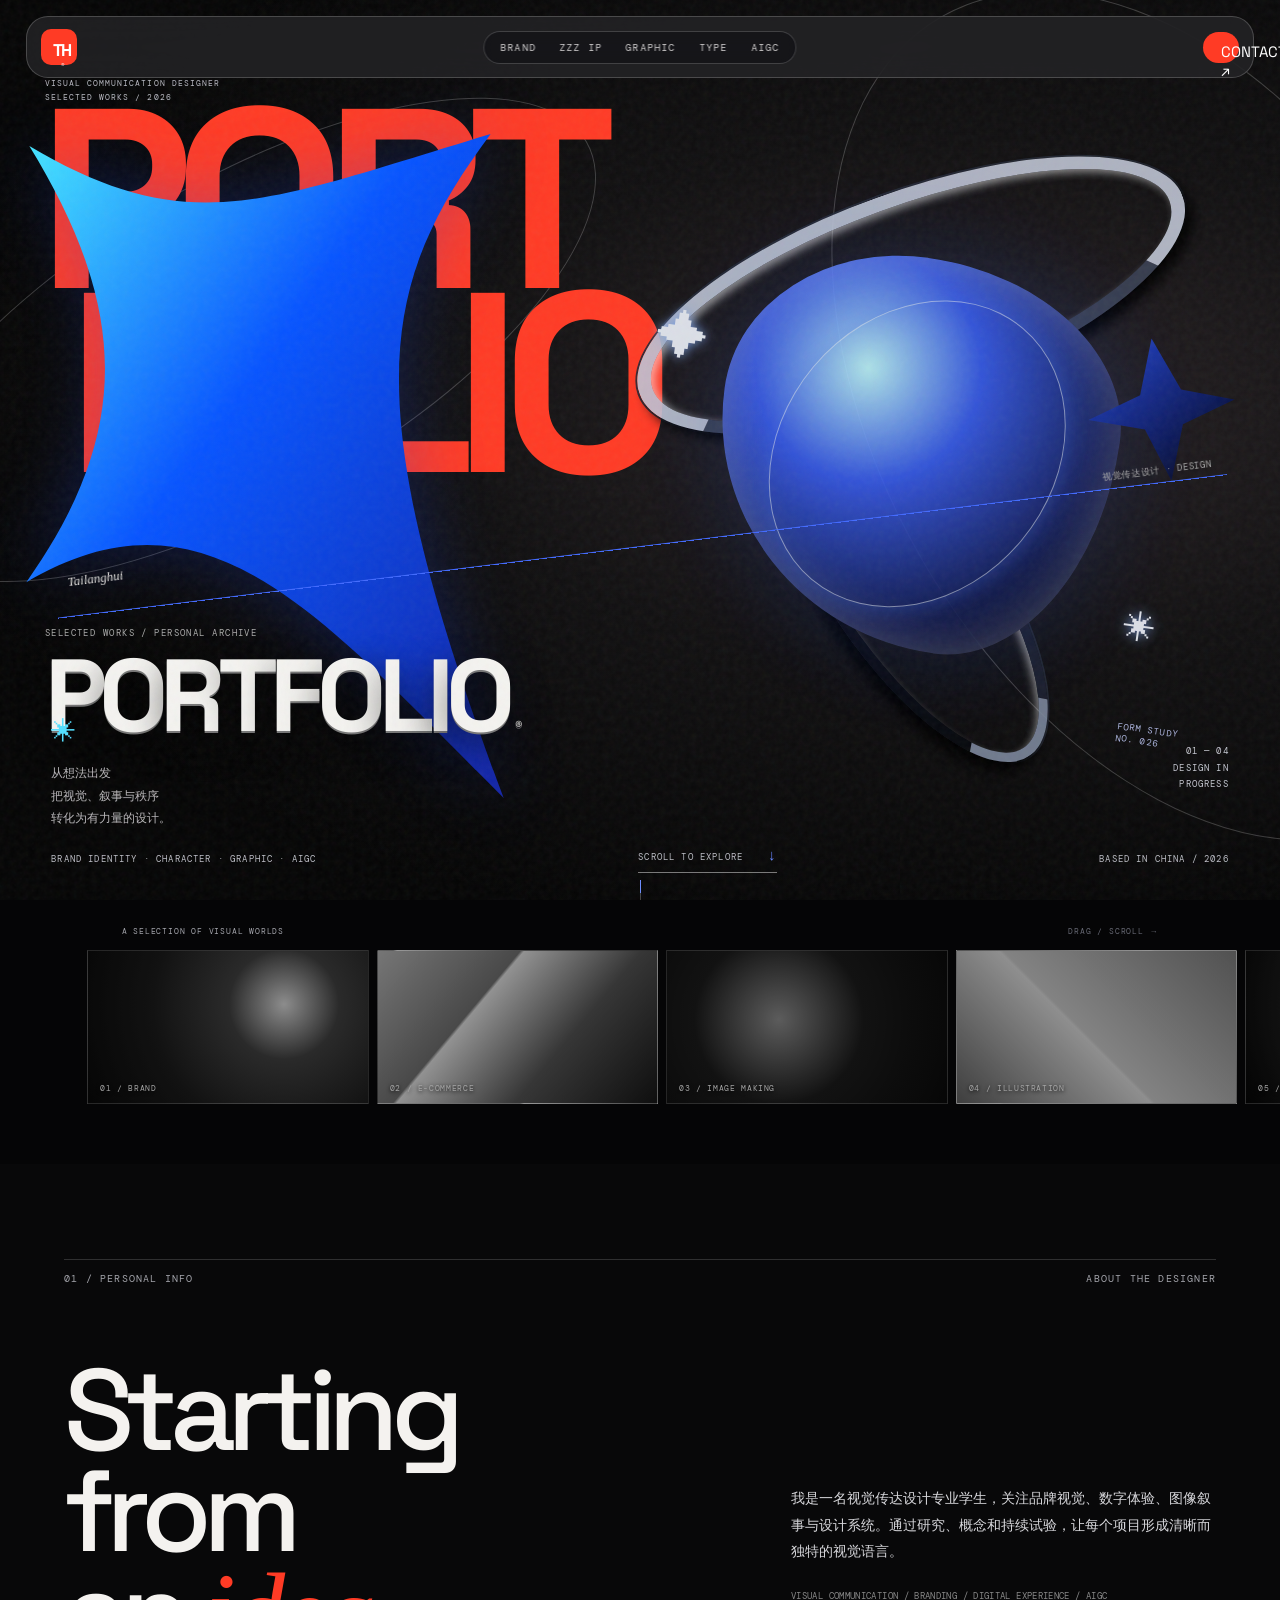
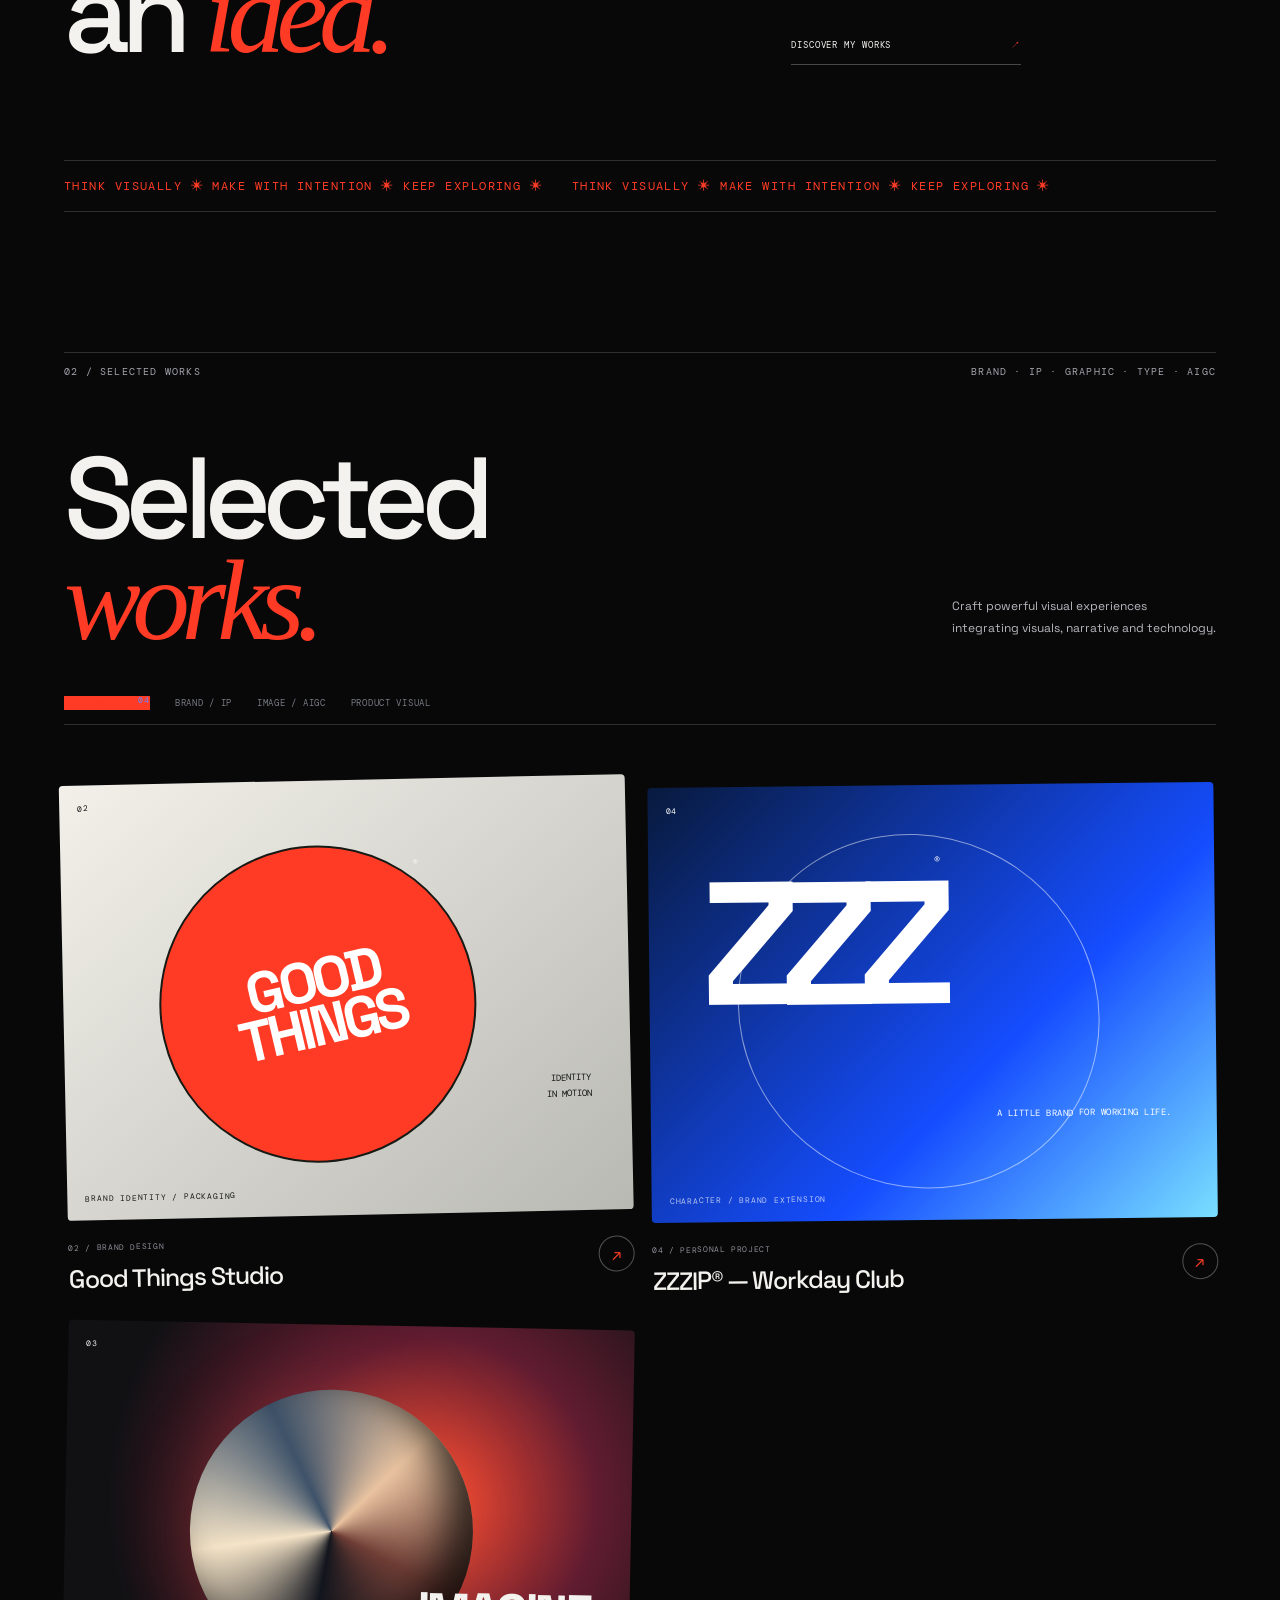
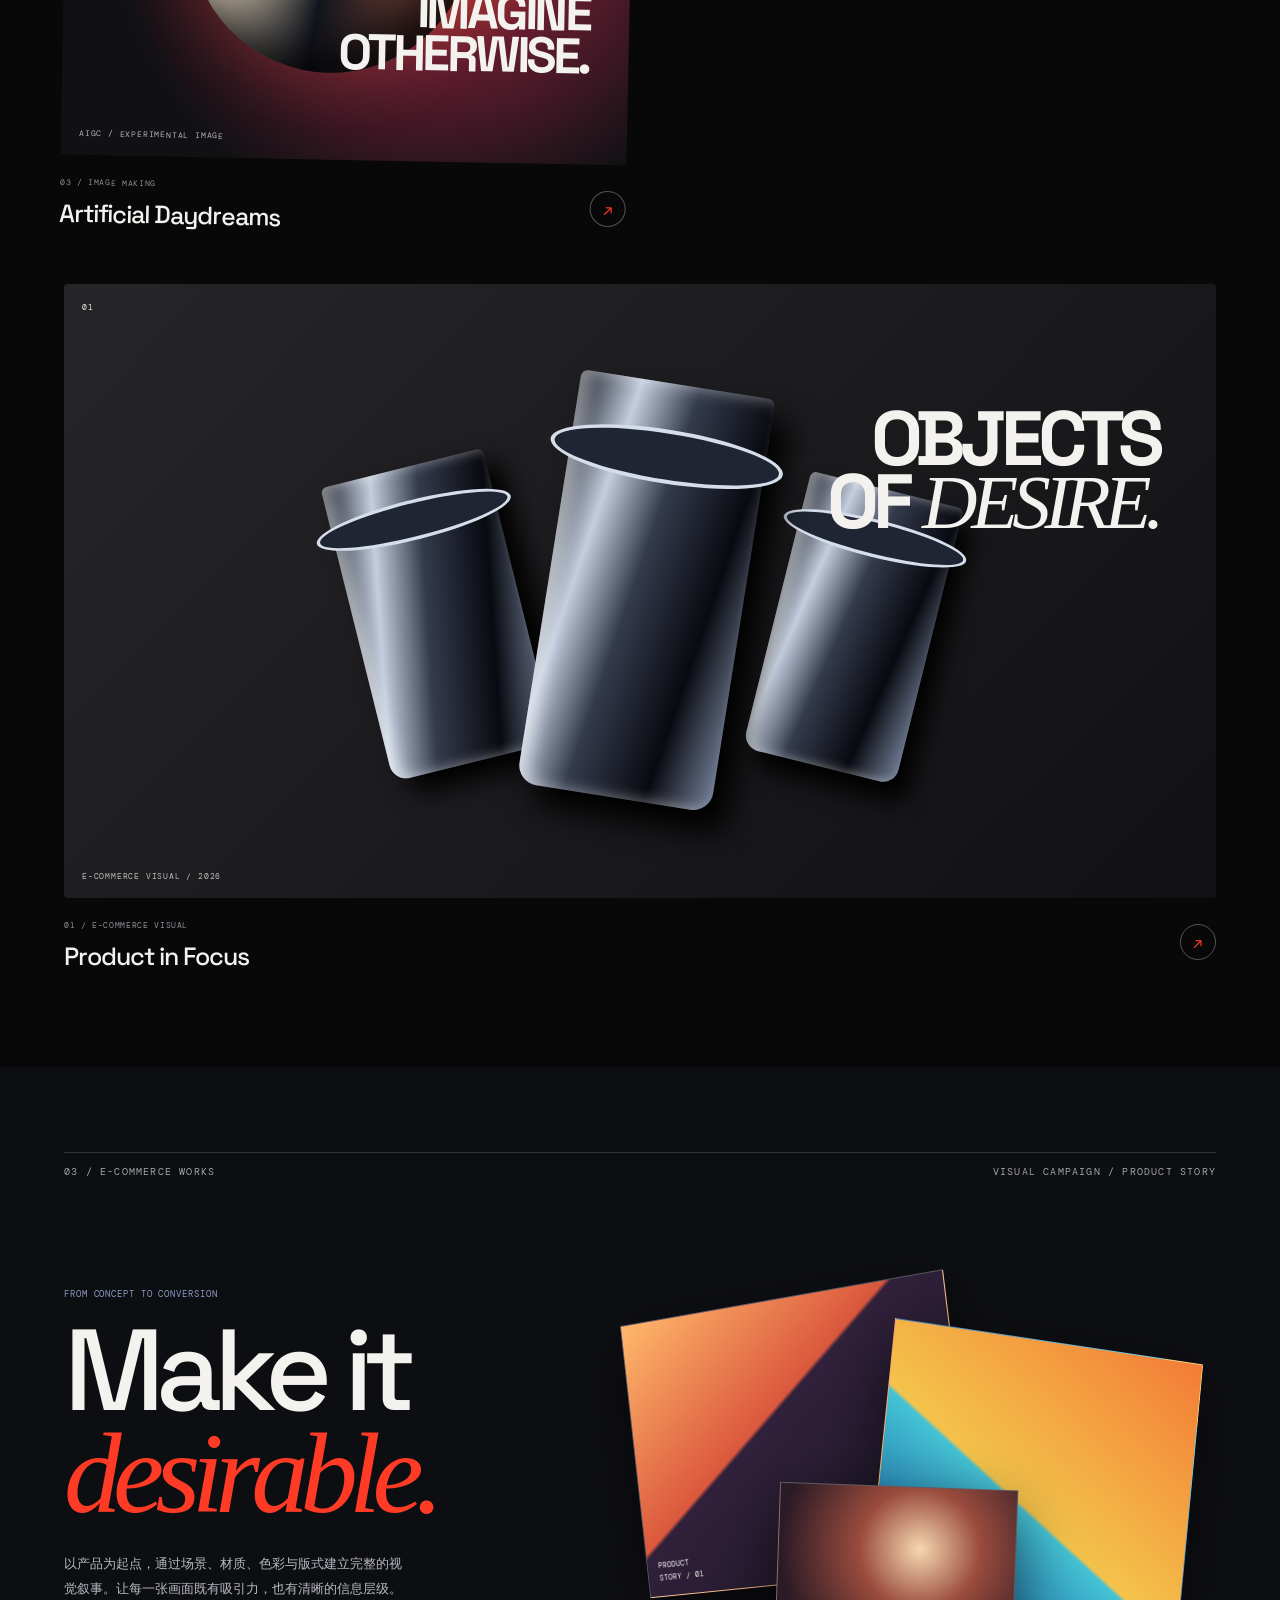
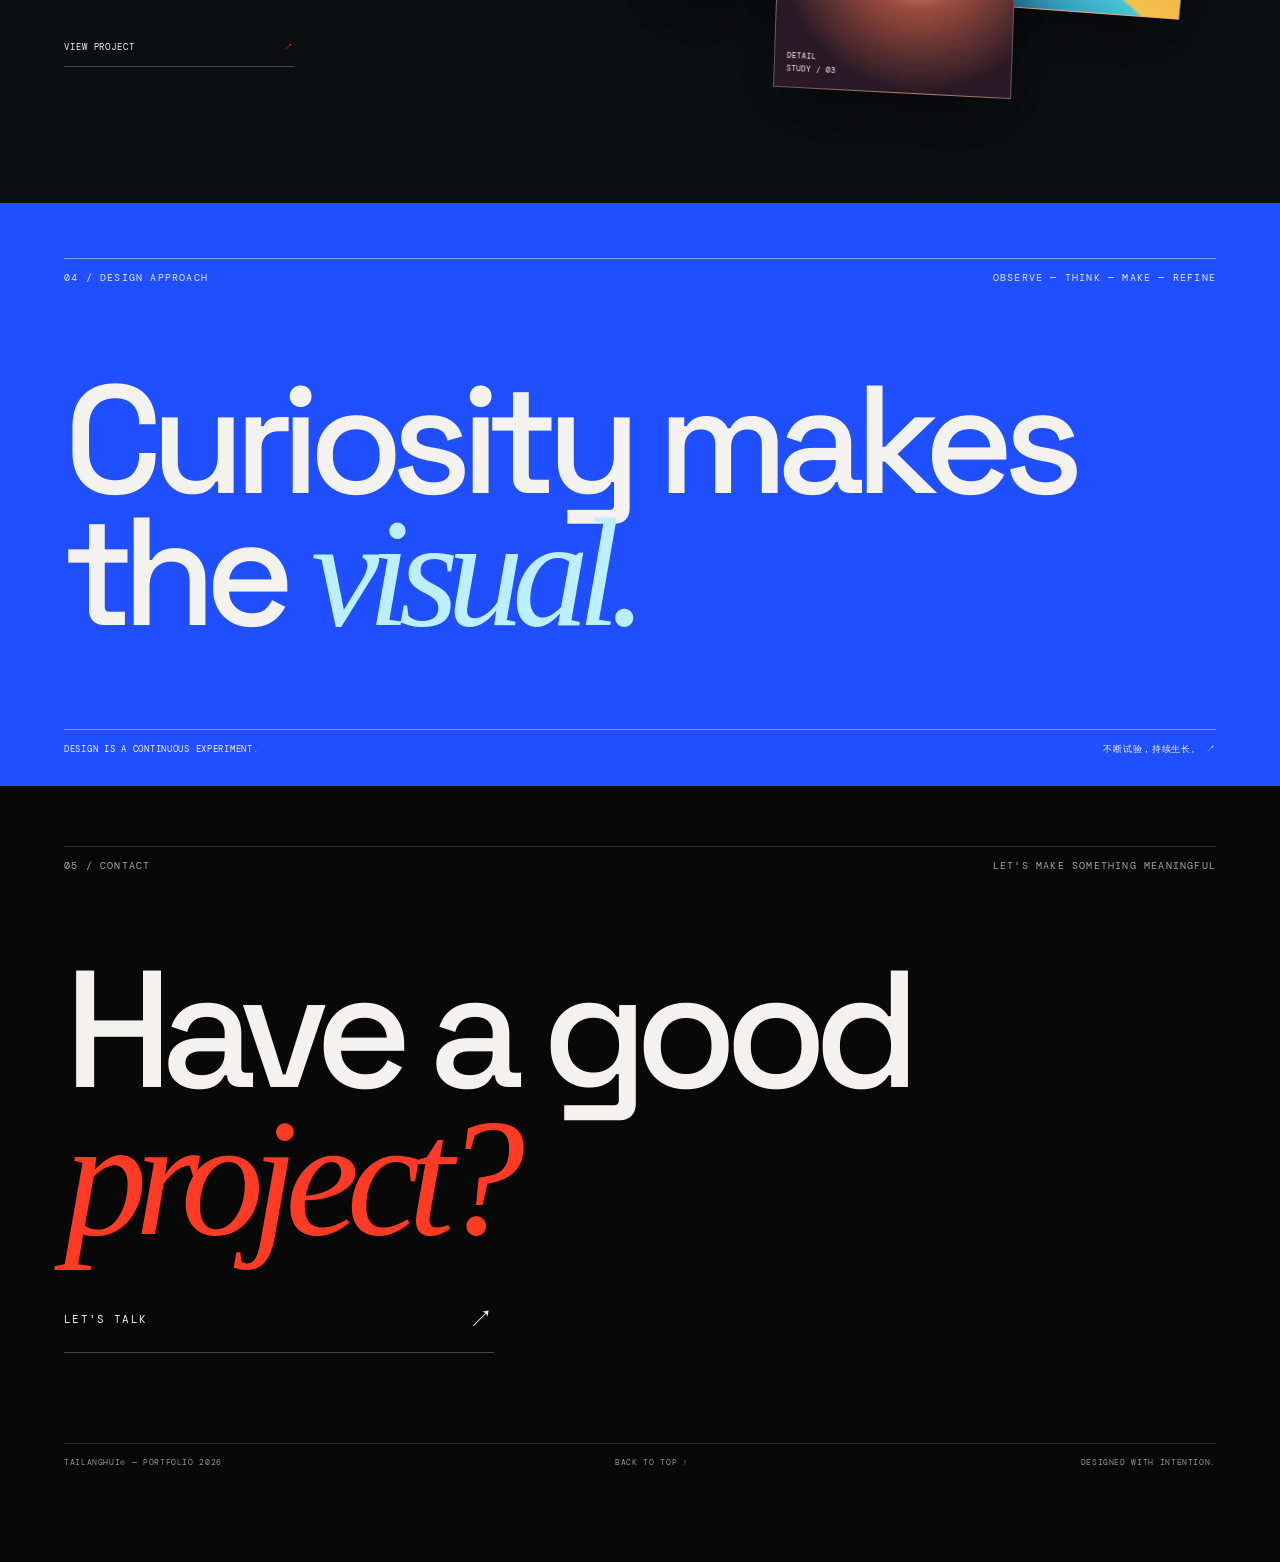
<file: index.html>
<!doctype html>
<html lang="zh-CN"><head><meta charset="utf-8"><meta name="viewport" content="width=device-width,initial-scale=1"><meta name="theme-color" content="#050505"><title>TAILANGHUI® — Visual Portfolio</title><link rel="stylesheet" href="style.css"></head>
<body>
<div class="grain"></div><div class="pointer-glow"></div>
<header class="topbar"><a class="wordmark" href="#home">TH<span>®</span></a><nav><a href="#selected">Brand</a><a href="#zzzip">ZZZ IP</a><a href="#selected">Graphic</a><a href="#selected">Type</a><a href="#commerce">AIGC</a></nav><a class="menu" href="#contact" aria-label="Contact">CONTACT ↗</a></header>
<main>
<section class="hero" id="home"><div class="hero-grid"></div><div class="hero-giant" aria-hidden="true"><span class="title-line"><i>P</i><i>O</i><i>R</i><i>T</i></span><span class="title-line second"><i>F</i><i>O</i><i>L</i><i>I</i><i>O</i></span></div><div class="hero-orbit orbit1"></div><div class="hero-orbit orbit2"></div><div class="hero-object"><div class="chrome-loop loop1"></div><div class="chrome-loop loop2"></div><div class="glass-core"></div><div class="spark spark1">✦</div><div class="spark spark2">✳</div><div class="hero-blue-shape"></div><span class="object-caption">FORM STUDY<br>NO. 026</span></div><div class="blue-swoosh"><svg viewBox="0 0 500 700"><path d="M15 20C175 115 252 75 475 8C362 160 340 275 488 670C300 482 190 350 12 455C122 300 110 175 15 20Z" fill="url(#g)"/><defs><linearGradient id="g" x1="0" y1="0" x2="1" y2="1"><stop stop-color="#46e8ff"/><stop offset=".42" stop-color="#0754ff"/><stop offset="1" stop-color="#1424a4"/></linearGradient></defs></svg></div><div class="micro top-left">VISUAL COMMUNICATION DESIGNER<br>SELECTED WORKS / 2026</div><div class="signature">Tailanghui<span>视觉传达设计 · DESIGN</span></div><div class="hero-copy"><span class="eyebrow">SELECTED WORKS / PERSONAL ARCHIVE</span><h1 class="stagger-title" aria-label="PORTFOLIO"><span>P</span><span>O</span><span>R</span><span>T</span><span>F</span><span>O</span><span>L</span><span>I</span><span>O</span><span class="reg">®</span></h1></div><div class="hero-note"><span class="crosshair">✳</span><p>从想法出发<br>把视觉、叙事与秩序<br>转化为有力量的设计。</p></div><div class="hero-side">01 — 04<br><span>DESIGN IN<br>PROGRESS</span></div><div class="hero-bottom"><span>BRAND IDENTITY · CHARACTER · GRAPHIC · AIGC</span><a href="#filmstrip">SCROLL TO EXPLORE <b>↓</b></a><span>BASED IN CHINA / 2026</span></div><div class="scroll-cue"><span></span></div></section>
<section class="filmstrip" id="filmstrip"><div class="film-label">A SELECTION OF VISUAL WORLDS <span>DRAG / SCROLL →</span></div><div class="film-track"><a href="#selected" class="film-card f1"><span>01 / BRAND</span></a><a href="#commerce" class="film-card f2"><span>02 / E-COMMERCE</span></a><a href="#selected" class="film-card f3"><span>03 / IMAGE MAKING</span></a><a href="#selected" class="film-card f4"><span>04 / ILLUSTRATION</span></a><a href="#selected" class="film-card f5"><span>05 / EXPERIMENT</span></a><a href="#selected" class="film-card f6"><span>06 / ZZZIP®</span></a></div></section>
<section class="about section" id="about"><div class="section-top"><span>01 / PERSONAL INFO</span><span>ABOUT THE DESIGNER</span></div><div class="about-layout"><h2>Starting from<br>an <em>idea.</em></h2><div class="about-text"><p>我是一名视觉传达设计专业学生，关注品牌视觉、数字体验、图像叙事与设计系统。通过研究、概念和持续试验，让每个项目形成清晰而独特的视觉语言。</p><p class="small-en">VISUAL COMMUNICATION / BRANDING / DIGITAL EXPERIENCE / AIGC</p><a href="#selected" class="line-link">DISCOVER MY WORKS <span>↗</span></a></div></div><div class="marquee"><div>THINK VISUALLY ✳ MAKE WITH INTENTION ✳ KEEP EXPLORING ✳&nbsp;</div><div>THINK VISUALLY ✳ MAKE WITH INTENTION ✳ KEEP EXPLORING ✳&nbsp;</div></div></section>
<section class="selected section" id="selected"><div class="section-top"><span>02 / SELECTED WORKS</span><span>BRAND · IP · GRAPHIC · TYPE · AIGC</span></div><div class="selected-heading"><h2>Selected<br><em>works.</em></h2><p>Craft powerful visual experiences<br>integrating visuals, narrative and technology.</p></div><div class="work-filters"><button class="active" data-filter="all">ALL PROJECTS <sup>04</sup></button><button data-filter="brand">BRAND / IP</button><button data-filter="image">IMAGE / AIGC</button><button data-filter="commerce">PRODUCT VISUAL</button></div><div class="work-stack"><a class="work-card card-tilt" data-type="brand" href="projects/brand.html"><div class="work-art cover-brand"><span class="cover-no">02</span><div class="brand-disc">GOOD<br>THINGS<span>®</span></div><div class="brand-mini">IDENTITY<br>IN MOTION</div><span class="cover-tag">BRAND IDENTITY / PACKAGING</span></div><div class="work-info"><div><span>02 / BRAND DESIGN</span><h3>Good Things Studio</h3></div><span class="arrow">↗</span></div></a>
<a id="zzzip" class="work-card card-zzzip" data-type="brand" href="projects/zzzip.html"><div class="work-art cover-zzzip"><span class="cover-no">04</span><div class="zzz-type">ZZZ<span>®</span></div><div class="zzz-line">A LITTLE BRAND FOR WORKING LIFE.</div><div class="zzz-orbit"></div><span class="cover-tag">CHARACTER / BRAND EXTENSION</span></div><div class="work-info"><div><span>04 / PERSONAL PROJECT</span><h3>ZZZIP® — Workday Club</h3></div><span class="arrow">↗</span></div></a>
<a class="work-card card-tilt2" data-type="image" href="projects/aigc.html"><div class="work-art cover-image"><span class="cover-no">03</span><div class="image-sphere"></div><div class="image-type">IMAGINE<br>OTHERWISE.</div><span class="cover-tag">AIGC / EXPERIMENTAL IMAGE</span></div><div class="work-info"><div><span>03 / IMAGE MAKING</span><h3>Artificial Daydreams</h3></div><span class="arrow">↗</span></div></a>
<a class="work-card card-wide" data-type="commerce" href="projects/ecommerce.html"><div class="work-art cover-commerce"><span class="cover-no">01</span><div class="pack pack1"></div><div class="pack pack2"></div><div class="pack pack3"></div><div class="cover-title">OBJECTS<br>OF <em>DESIRE.</em></div><span class="cover-tag">E-COMMERCE VISUAL / 2026</span></div><div class="work-info"><div><span>01 / E-COMMERCE VISUAL</span><h3>Product in Focus</h3></div><span class="arrow">↗</span></div></a></div></section>
<section class="commerce section" id="commerce"><div class="section-top"><span>03 / E-COMMERCE WORKS</span><span>VISUAL CAMPAIGN / PRODUCT STORY</span></div><div class="commerce-layout"><div><p class="eyebrow">FROM CONCEPT TO CONVERSION</p><h2>Make it<br><em>desirable.</em></h2><p class="commerce-copy">以产品为起点，通过场景、材质、色彩与版式建立完整的视觉叙事。让每一张画面既有吸引力，也有清晰的信息层级。</p><a class="line-link" href="projects/ecommerce.html">VIEW PROJECT <span>↗</span></a></div><div class="commerce-gallery"><div class="gallery-tile tile-a"><span>PRODUCT<br>STORY / 01</span></div><div class="gallery-tile tile-b"><span>CAMPAIGN<br>VISUAL / 02</span></div><div class="gallery-tile tile-c"><span>DETAIL<br>STUDY / 03</span></div></div></div></section>
<section class="statement"><div class="section-top"><span>04 / DESIGN APPROACH</span><span>OBSERVE — THINK — MAKE — REFINE</span></div><h2>Curiosity makes<br>the <em>visual.</em></h2><div class="statement-bottom"><span>DESIGN IS A CONTINUOUS EXPERIMENT.</span><span>不断试验，持续生长。 ↗</span></div></section>
<footer class="contact section" id="contact"><div class="section-top"><span>05 / CONTACT</span><span>LET'S MAKE SOMETHING MEANINGFUL</span></div><h2>Have a good<br><em>project?</em></h2><a class="contact-link" href="mailto:hello@example.com">LET'S TALK <span>↗</span></a><div class="footer-bottom"><span>TAILANGHUI® — PORTFOLIO 2026</span><a href="#home">BACK TO TOP ↑</a><span>DESIGNED WITH INTENTION.</span></div></footer>
</main><script src="script.js"></script></body></html>
</file>
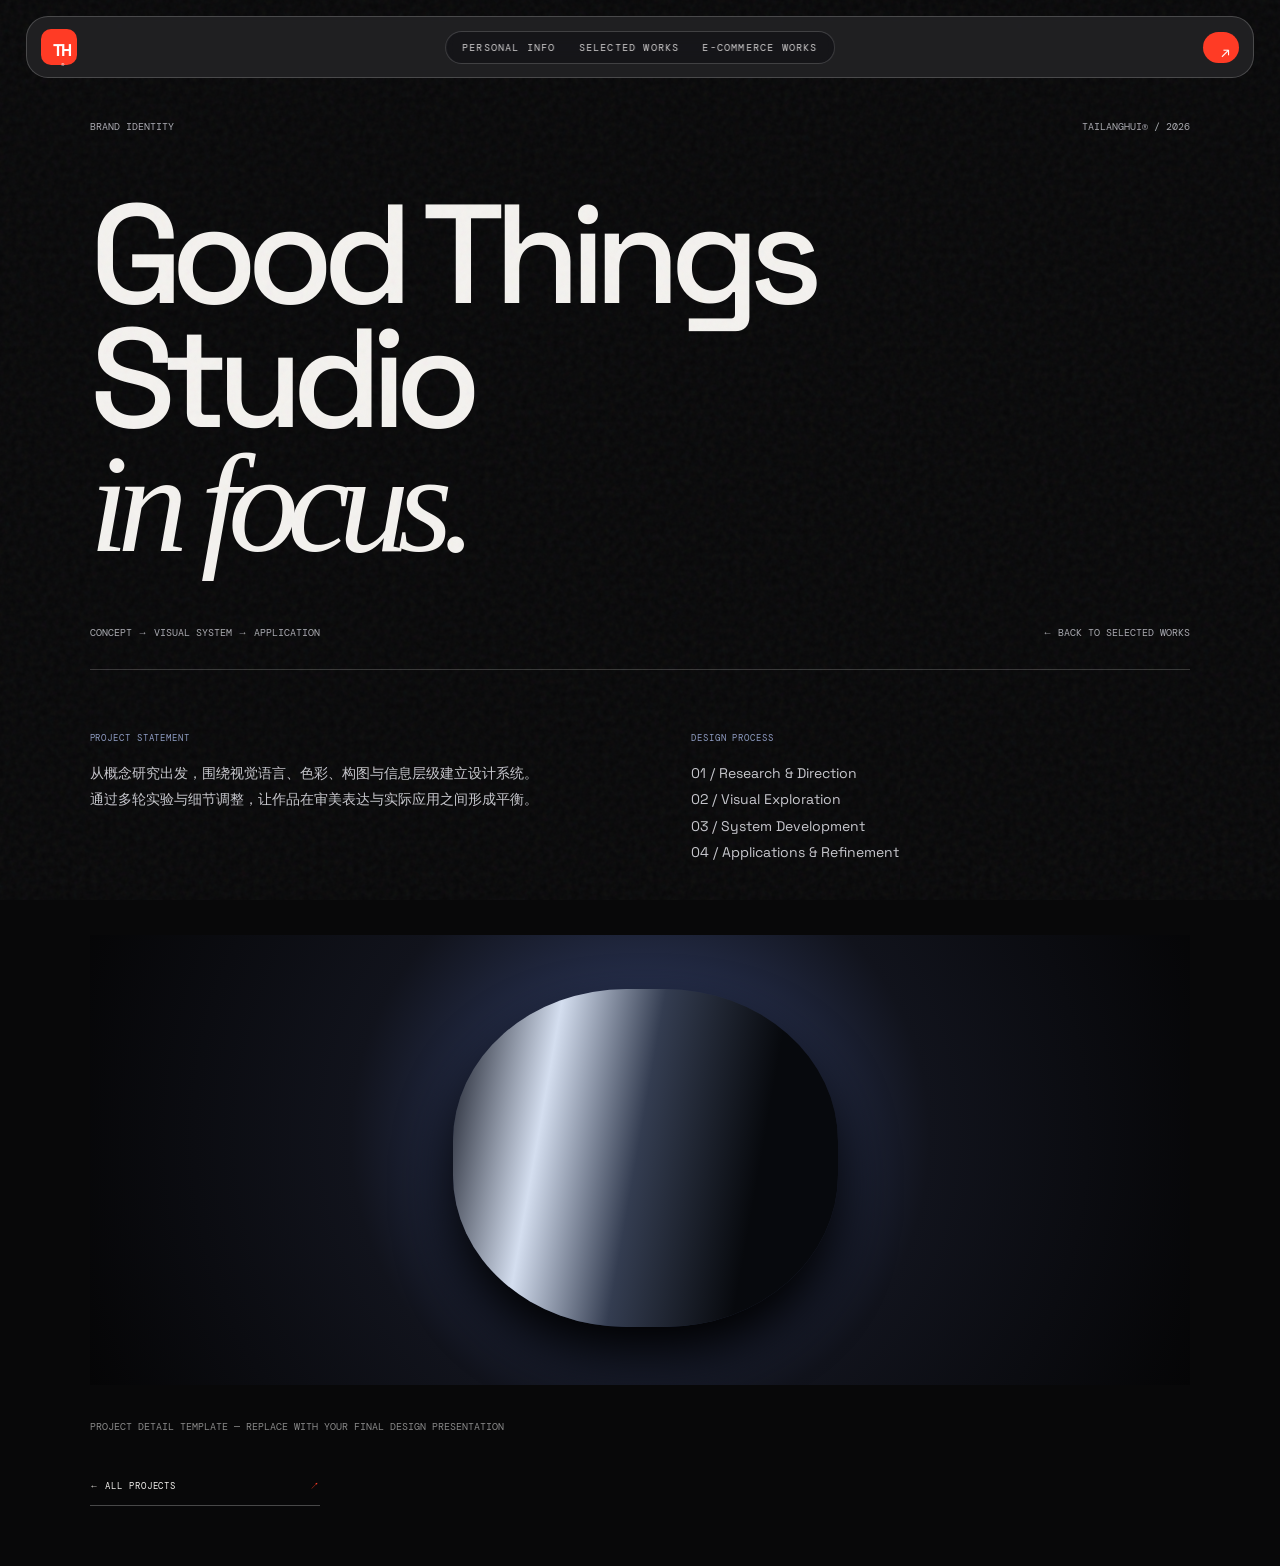
<file: aigc.html>
<!doctype html><html lang="zh-CN"><head><meta charset="utf-8"><meta name="viewport" content="width=device-width,initial-scale=1"><title>Good Things Studio — TAILANGHUI®</title><link rel="stylesheet" href="../style.css"><style>.detail{min-height:100vh;padding:120px 7vw 60px}.detail-hero{min-height:55vh;display:flex;flex-direction:column;justify-content:space-between;border-bottom:1px solid #ffffff30;padding-bottom:30px}.detail h1{font-size:clamp(55px,11vw,150px);line-height:.88;letter-spacing:-.08em;font-weight:500;margin:60px 0}.detail h1 em{font-family:Georgia,serif}.detail-meta{display:flex;justify-content:space-between;font:10px 'DM Mono';color:#a9a9b0}.detail-body{display:grid;grid-template-columns:1fr 1fr;gap:8vw;padding:55px 0}.detail-body p{font-size:14px;line-height:1.9;color:#c8c8ce;max-width:460px}.detail-art{height:50vh;min-height:300px;background:radial-gradient(circle at 50% 45%,#3b4b7c,#11131c 48%,#050506);position:relative;overflow:hidden}.detail-art:before{content:'';position:absolute;width:35%;height:75%;left:33%;top:12%;border-radius:45%;background:linear-gradient(100deg,#141824,#d4deef 25%,#343d51 48%,#07090d 76%);box-shadow:0 30px 55px #000}.detail-art:after{content:'VISUAL STUDY / '+ 'brand';position:absolute;left:20px;bottom:20px;font:10px 'DM Mono';letter-spacing:.1em}@media(max-width:700px){.detail{padding:100px 6vw 40px}.detail-body{grid-template-columns:1fr;gap:15px}.detail-art{height:35vh}}
</style></head><body><div class="grain"></div><header class="topbar"><a class="wordmark" href="../index.html">TH<span>®</span></a><nav><a href="../index.html#about">Personal Info</a><i></i><a href="../index.html#selected">Selected Works</a><i></i><a href="../index.html#commerce">E-commerce Works</a></nav><a class="menu" href="../index.html#contact">↗</a></header><main class="detail"><section class="detail-hero"><div class="detail-meta"><span>BRAND IDENTITY</span><span>TAILANGHUI® / 2026</span></div><h1>Good Things Studio<br><em>in focus.</em></h1><div class="detail-meta"><span>CONCEPT → VISUAL SYSTEM → APPLICATION</span><a href="../index.html#selected">← BACK TO SELECTED WORKS</a></div></section><section class="detail-body"><div><span class="eyebrow">PROJECT STATEMENT</span><p>从概念研究出发，围绕视觉语言、色彩、构图与信息层级建立设计系统。通过多轮实验与细节调整，让作品在审美表达与实际应用之间形成平衡。</p></div><div><span class="eyebrow">DESIGN PROCESS</span><p>01 / Research &amp; Direction<br>02 / Visual Exploration<br>03 / System Development<br>04 / Applications &amp; Refinement</p></div></section><div class="detail-art"></div><p style="margin:35px 0;font:10px 'DM Mono';color:#888">PROJECT DETAIL TEMPLATE — REPLACE WITH YOUR FINAL DESIGN PRESENTATION</p><a class="line-link" href="../index.html#selected">← ALL PROJECTS <span>↗</span></a></main><script src="../script.js"></script></body></html>
</file>
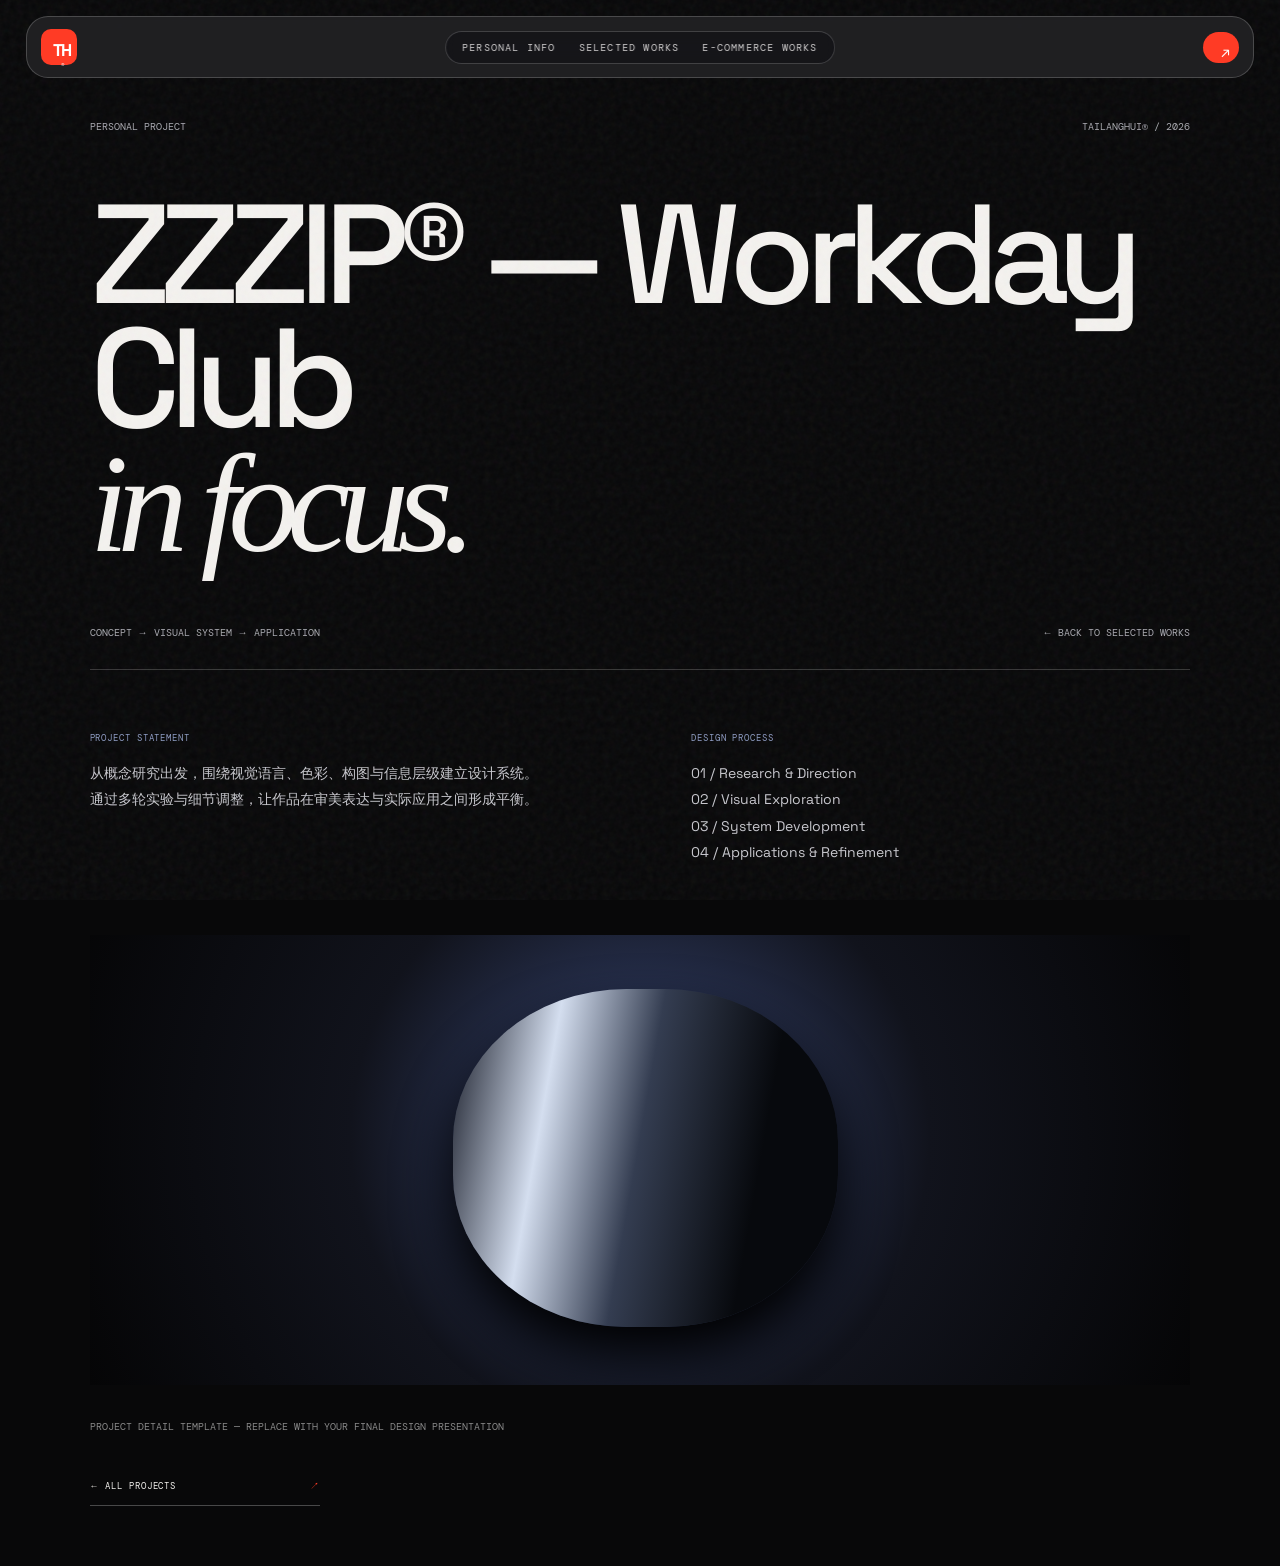
<file: brand.html>
<!doctype html><html lang="zh-CN"><head><meta charset="utf-8"><meta name="viewport" content="width=device-width,initial-scale=1"><title>ZZZIP® — Workday Club — TAILANGHUI®</title><link rel="stylesheet" href="../style.css"><style>.detail{min-height:100vh;padding:120px 7vw 60px}.detail-hero{min-height:55vh;display:flex;flex-direction:column;justify-content:space-between;border-bottom:1px solid #ffffff30;padding-bottom:30px}.detail h1{font-size:clamp(55px,11vw,150px);line-height:.88;letter-spacing:-.08em;font-weight:500;margin:60px 0}.detail h1 em{font-family:Georgia,serif}.detail-meta{display:flex;justify-content:space-between;font:10px 'DM Mono';color:#a9a9b0}.detail-body{display:grid;grid-template-columns:1fr 1fr;gap:8vw;padding:55px 0}.detail-body p{font-size:14px;line-height:1.9;color:#c8c8ce;max-width:460px}.detail-art{height:50vh;min-height:300px;background:radial-gradient(circle at 50% 45%,#3b4b7c,#11131c 48%,#050506);position:relative;overflow:hidden}.detail-art:before{content:'';position:absolute;width:35%;height:75%;left:33%;top:12%;border-radius:45%;background:linear-gradient(100deg,#141824,#d4deef 25%,#343d51 48%,#07090d 76%);box-shadow:0 30px 55px #000}.detail-art:after{content:'VISUAL STUDY / '+ 'zzzip';position:absolute;left:20px;bottom:20px;font:10px 'DM Mono';letter-spacing:.1em}@media(max-width:700px){.detail{padding:100px 6vw 40px}.detail-body{grid-template-columns:1fr;gap:15px}.detail-art{height:35vh}}
</style></head><body><div class="grain"></div><header class="topbar"><a class="wordmark" href="../index.html">TH<span>®</span></a><nav><a href="../index.html#about">Personal Info</a><i></i><a href="../index.html#selected">Selected Works</a><i></i><a href="../index.html#commerce">E-commerce Works</a></nav><a class="menu" href="../index.html#contact">↗</a></header><main class="detail"><section class="detail-hero"><div class="detail-meta"><span>PERSONAL PROJECT</span><span>TAILANGHUI® / 2026</span></div><h1>ZZZIP® — Workday Club<br><em>in focus.</em></h1><div class="detail-meta"><span>CONCEPT → VISUAL SYSTEM → APPLICATION</span><a href="../index.html#selected">← BACK TO SELECTED WORKS</a></div></section><section class="detail-body"><div><span class="eyebrow">PROJECT STATEMENT</span><p>从概念研究出发，围绕视觉语言、色彩、构图与信息层级建立设计系统。通过多轮实验与细节调整，让作品在审美表达与实际应用之间形成平衡。</p></div><div><span class="eyebrow">DESIGN PROCESS</span><p>01 / Research &amp; Direction<br>02 / Visual Exploration<br>03 / System Development<br>04 / Applications &amp; Refinement</p></div></section><div class="detail-art"></div><p style="margin:35px 0;font:10px 'DM Mono';color:#888">PROJECT DETAIL TEMPLATE — REPLACE WITH YOUR FINAL DESIGN PRESENTATION</p><a class="line-link" href="../index.html#selected">← ALL PROJECTS <span>↗</span></a></main><script src="../script.js"></script></body></html>
</file>
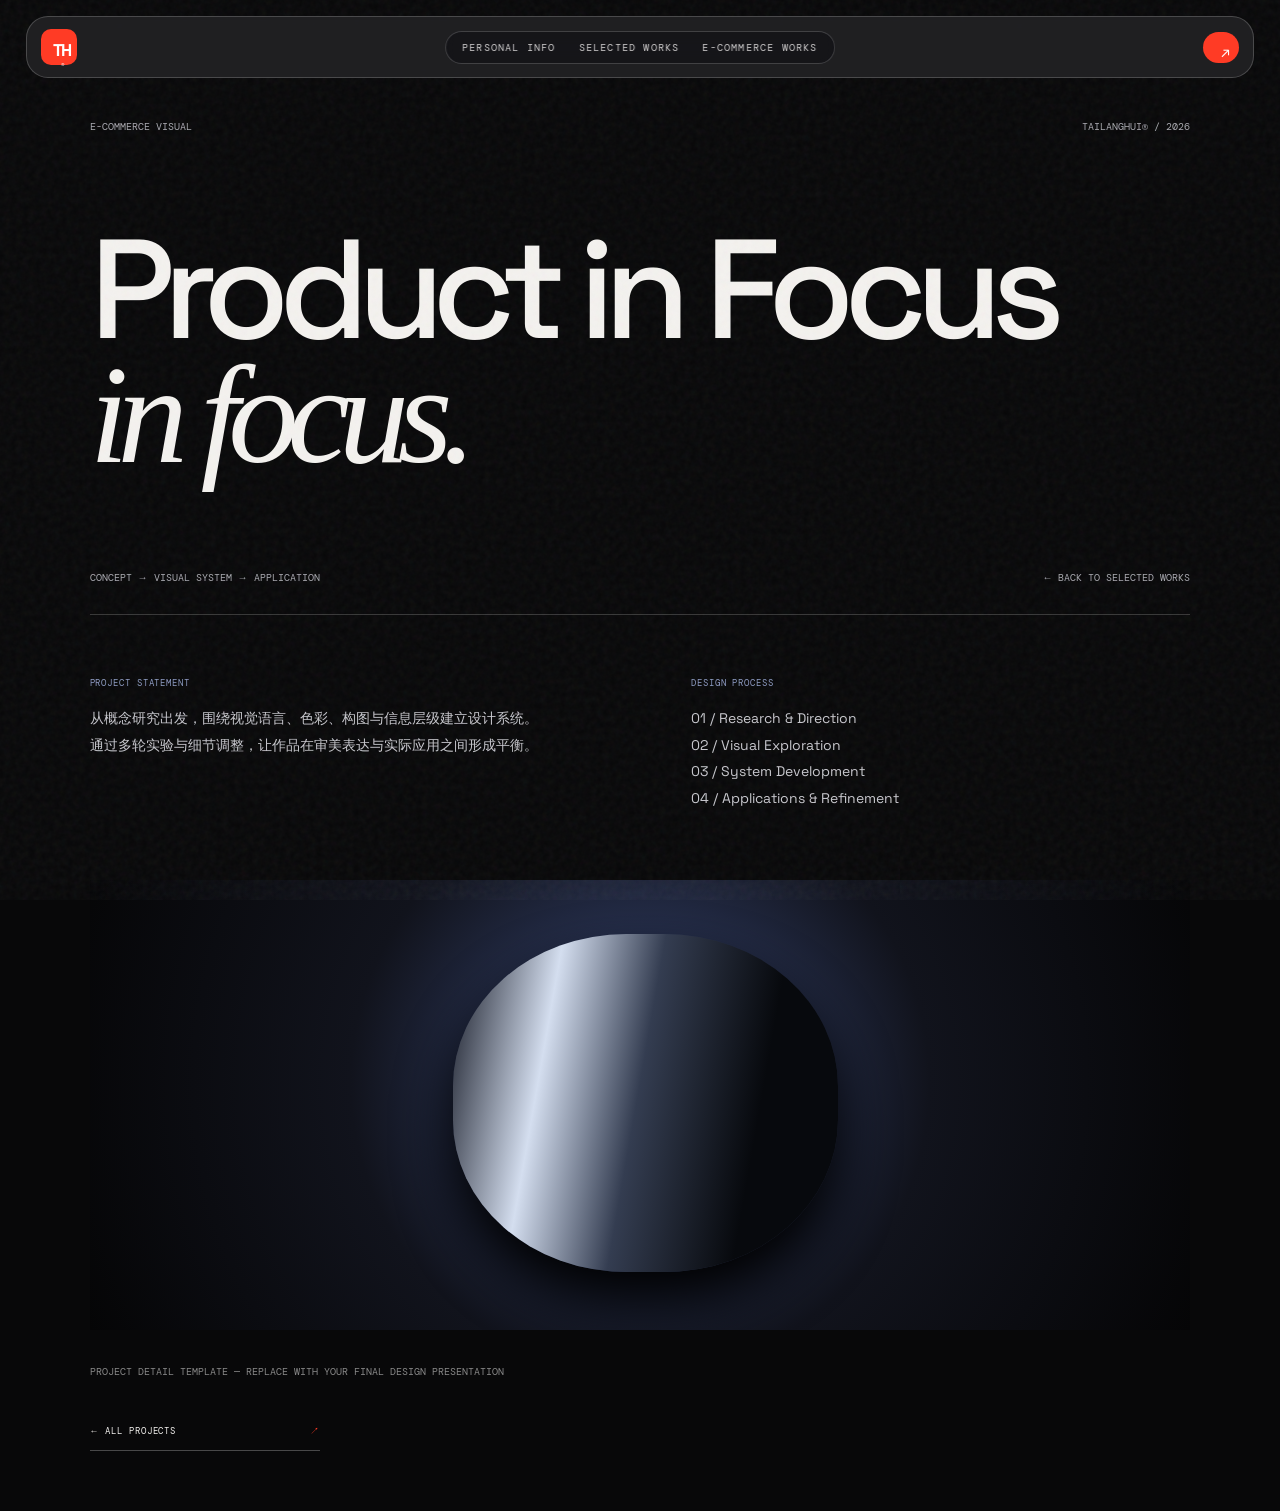
<file: zzzip.html>
<!doctype html><html lang="zh-CN"><head><meta charset="utf-8"><meta name="viewport" content="width=device-width,initial-scale=1"><title>Product in Focus — TAILANGHUI®</title><link rel="stylesheet" href="../style.css"><style>.detail{min-height:100vh;padding:120px 7vw 60px}.detail-hero{min-height:55vh;display:flex;flex-direction:column;justify-content:space-between;border-bottom:1px solid #ffffff30;padding-bottom:30px}.detail h1{font-size:clamp(55px,11vw,150px);line-height:.88;letter-spacing:-.08em;font-weight:500;margin:60px 0}.detail h1 em{font-family:Georgia,serif}.detail-meta{display:flex;justify-content:space-between;font:10px 'DM Mono';color:#a9a9b0}.detail-body{display:grid;grid-template-columns:1fr 1fr;gap:8vw;padding:55px 0}.detail-body p{font-size:14px;line-height:1.9;color:#c8c8ce;max-width:460px}.detail-art{height:50vh;min-height:300px;background:radial-gradient(circle at 50% 45%,#3b4b7c,#11131c 48%,#050506);position:relative;overflow:hidden}.detail-art:before{content:'';position:absolute;width:35%;height:75%;left:33%;top:12%;border-radius:45%;background:linear-gradient(100deg,#141824,#d4deef 25%,#343d51 48%,#07090d 76%);box-shadow:0 30px 55px #000}.detail-art:after{content:'VISUAL STUDY / '+ 'ecommerce';position:absolute;left:20px;bottom:20px;font:10px 'DM Mono';letter-spacing:.1em}@media(max-width:700px){.detail{padding:100px 6vw 40px}.detail-body{grid-template-columns:1fr;gap:15px}.detail-art{height:35vh}}
</style></head><body><div class="grain"></div><header class="topbar"><a class="wordmark" href="../index.html">TH<span>®</span></a><nav><a href="../index.html#about">Personal Info</a><i></i><a href="../index.html#selected">Selected Works</a><i></i><a href="../index.html#commerce">E-commerce Works</a></nav><a class="menu" href="../index.html#contact">↗</a></header><main class="detail"><section class="detail-hero"><div class="detail-meta"><span>E-COMMERCE VISUAL</span><span>TAILANGHUI® / 2026</span></div><h1>Product in Focus<br><em>in focus.</em></h1><div class="detail-meta"><span>CONCEPT → VISUAL SYSTEM → APPLICATION</span><a href="../index.html#selected">← BACK TO SELECTED WORKS</a></div></section><section class="detail-body"><div><span class="eyebrow">PROJECT STATEMENT</span><p>从概念研究出发，围绕视觉语言、色彩、构图与信息层级建立设计系统。通过多轮实验与细节调整，让作品在审美表达与实际应用之间形成平衡。</p></div><div><span class="eyebrow">DESIGN PROCESS</span><p>01 / Research &amp; Direction<br>02 / Visual Exploration<br>03 / System Development<br>04 / Applications &amp; Refinement</p></div></section><div class="detail-art"></div><p style="margin:35px 0;font:10px 'DM Mono';color:#888">PROJECT DETAIL TEMPLATE — REPLACE WITH YOUR FINAL DESIGN PRESENTATION</p><a class="line-link" href="../index.html#selected">← ALL PROJECTS <span>↗</span></a></main><script src="../script.js"></script></body></html>
</file>
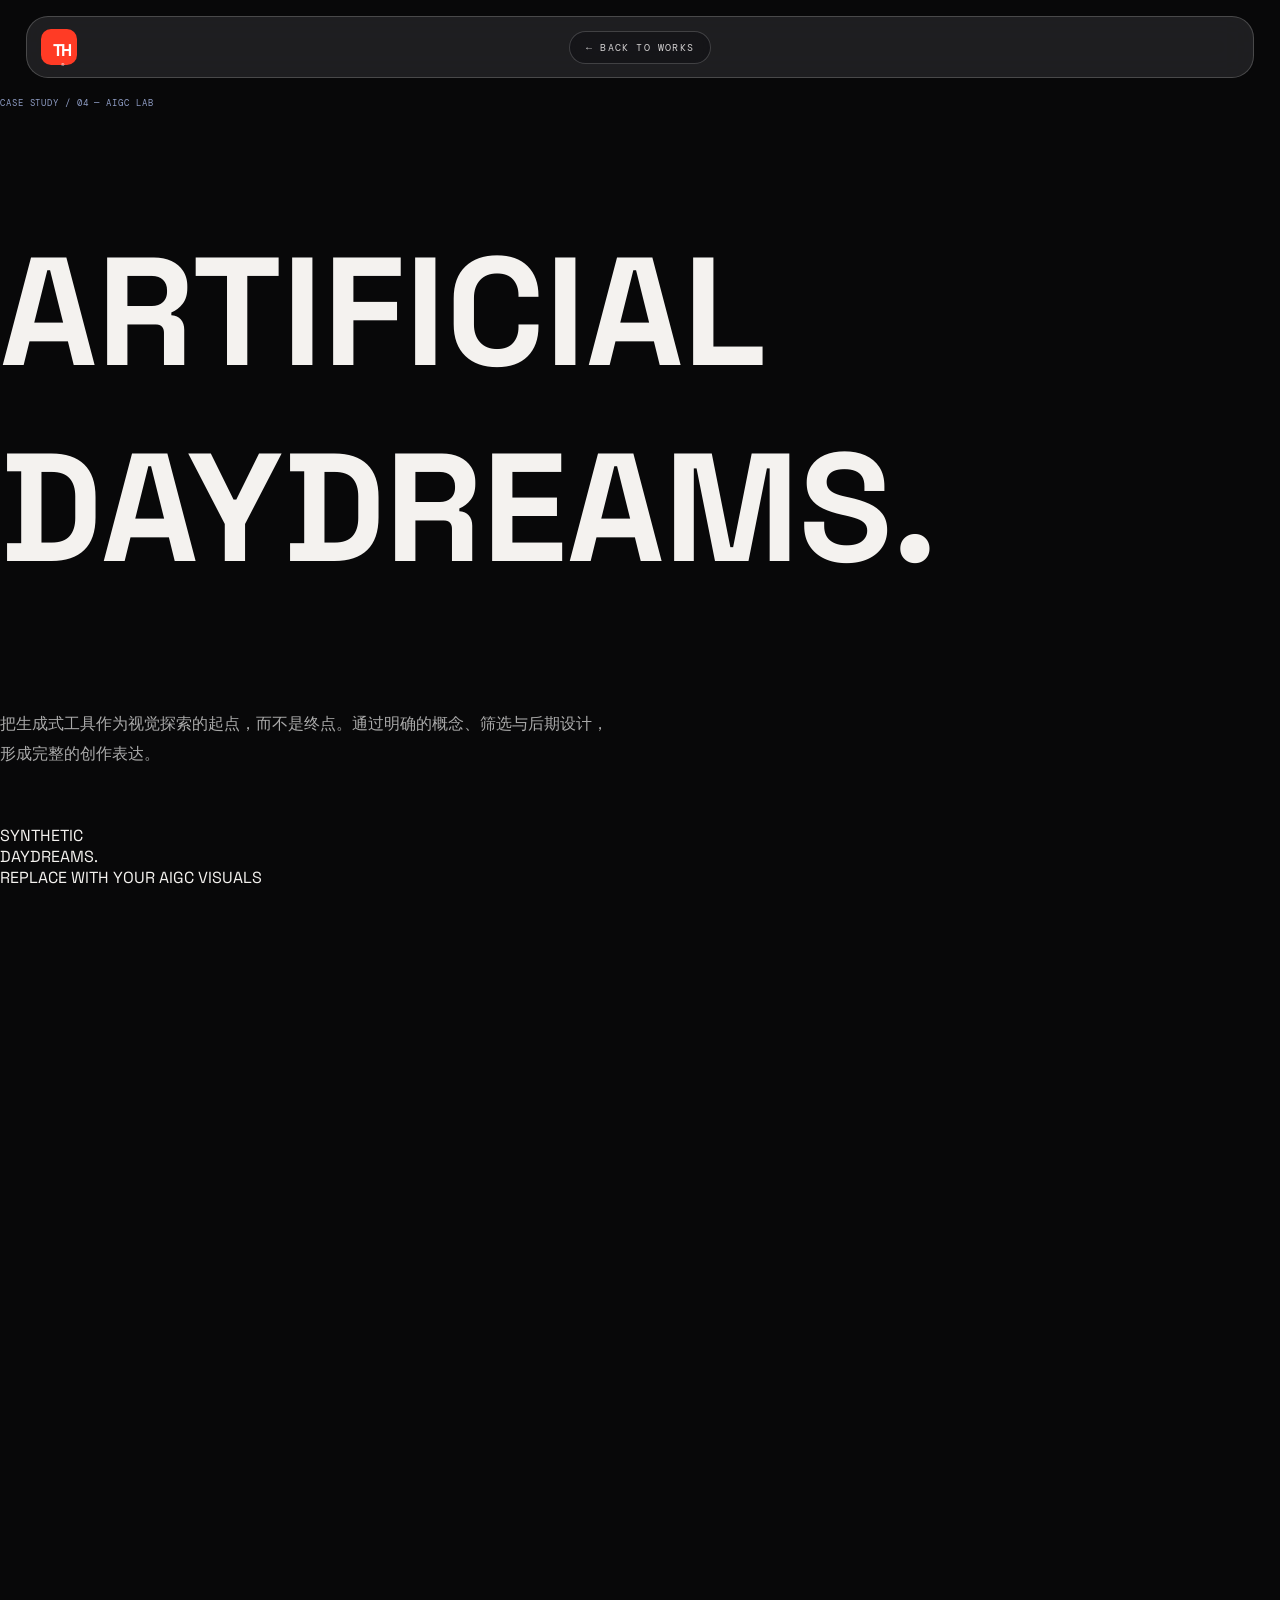
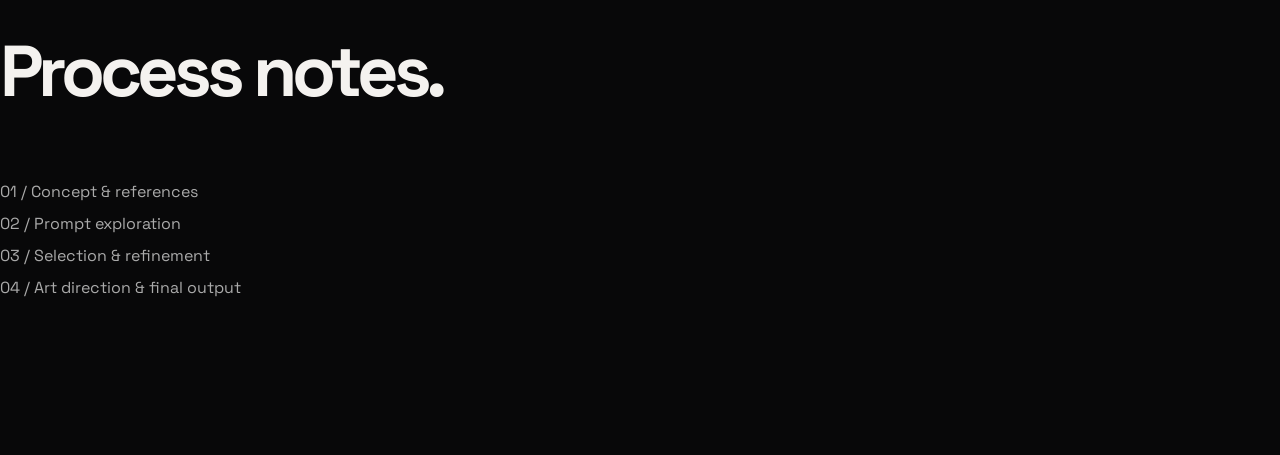
<file: projects/aigc.html>
<!DOCTYPE html><html lang="zh-CN"><head><meta charset="UTF-8"><meta name="viewport" content="width=device-width, initial-scale=1"><title>Artificial Daydreams — Case Study</title><link rel="stylesheet" href="../style.css"></head><body><header class="topbar"><a class="wordmark" href="../index.html">TH<span>®</span></a><nav class="nav" style="display:flex"><a href="../index.html#works">← BACK TO WORKS</a></nav></header><main class="section-pad" style="padding-top:10vh;padding-bottom:15vh"><span class="eyebrow">CASE STUDY / 04 — AIGC LAB</span><h1 class="hero-title" style="font-size:clamp(60px,12vw,160px)">ARTIFICIAL<br><span class="outline">DAY</span>DREAMS.</h1><p style="max-width:620px;line-height:1.9;color:#aaa">把生成式工具作为视觉探索的起点，而不是终点。通过明确的概念、筛选与后期设计，形成完整的创作表达。</p><div class="project-image image-lilac" style="margin-top:55px;aspect-ratio:16/9"><div class="aigc-sphere"></div><div class="aigc-sphere small"></div><div class="aigc-type">SYNTHETIC<br>DAYDREAMS.</div><div class="placeholder-note">REPLACE WITH YOUR AIGC VISUALS</div></div><h2 style="font-size:clamp(32px,6vw,72px);letter-spacing:-.07em;margin-top:80px">Process notes.</h2><p style="line-height:2;color:#aaa">01 / Concept & references<br>02 / Prompt exploration<br>03 / Selection & refinement<br>04 / Art direction & final output</p></main></body></html>
</file>
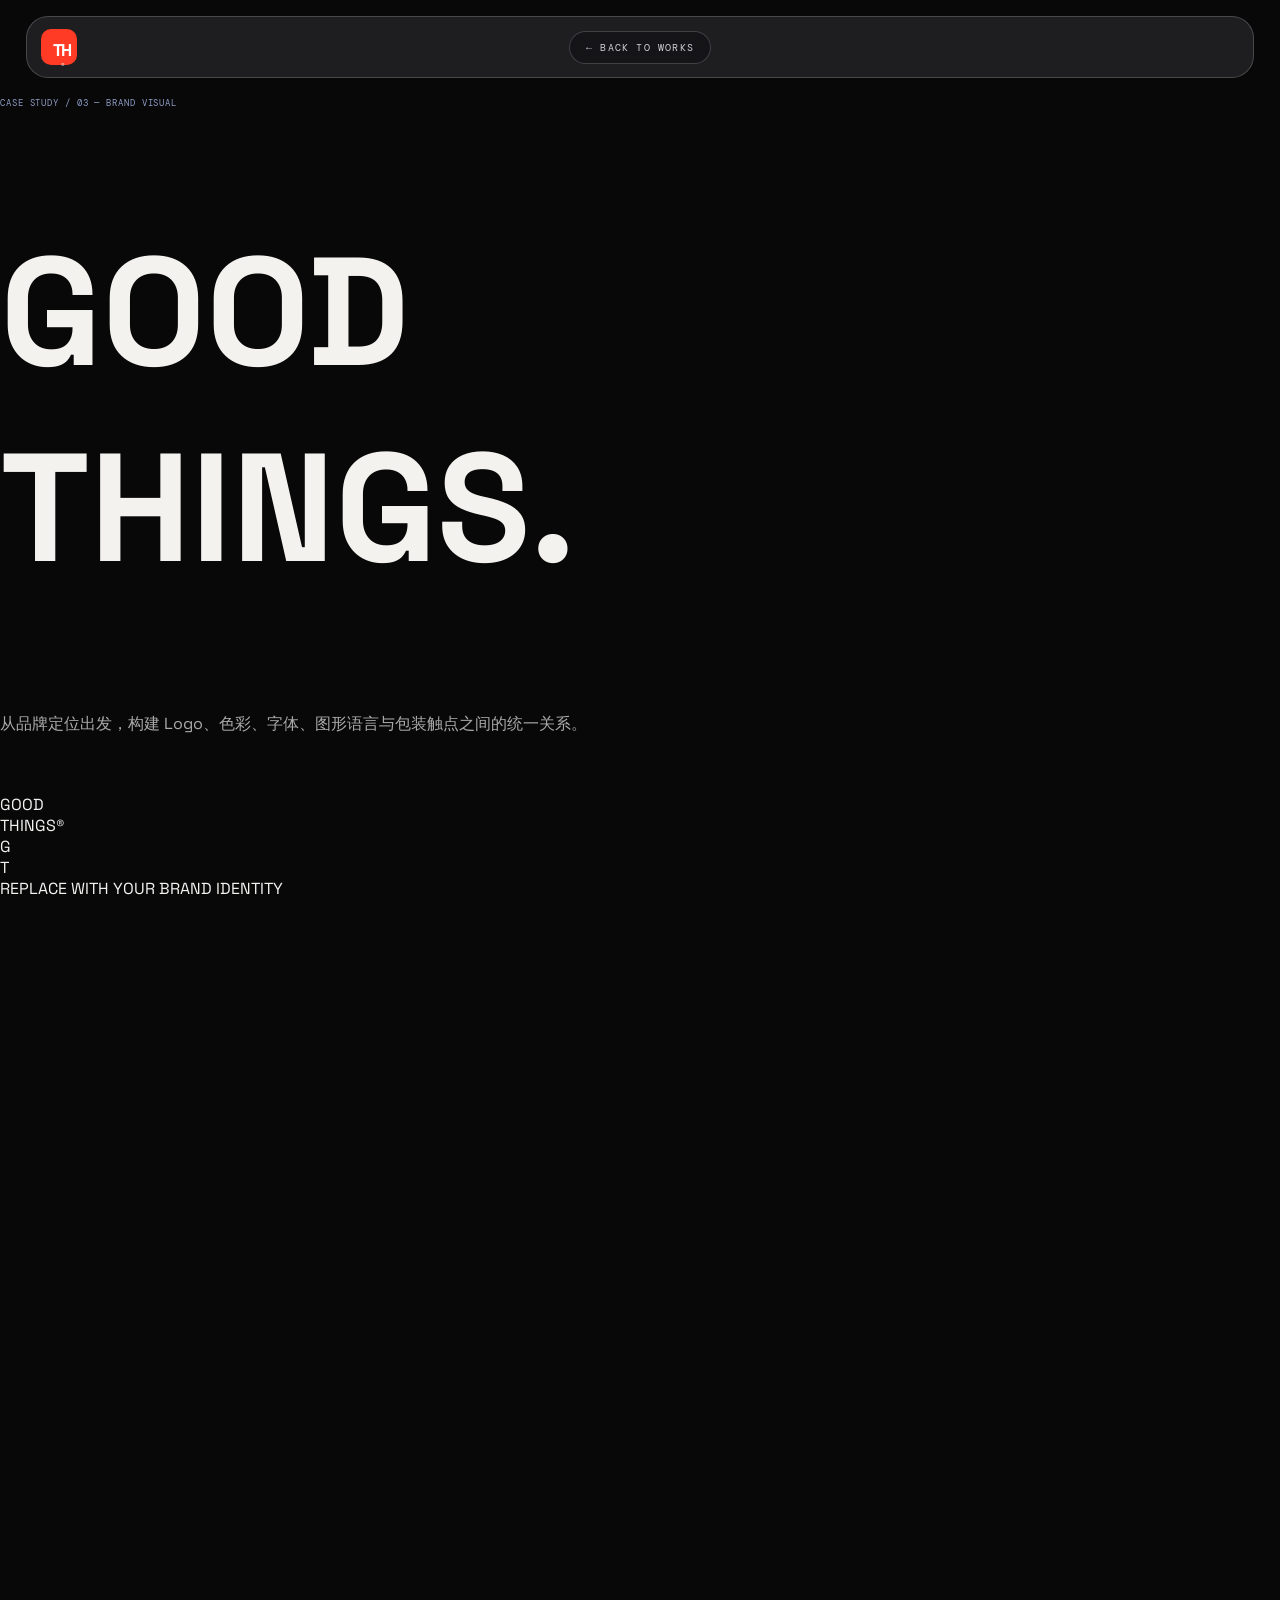
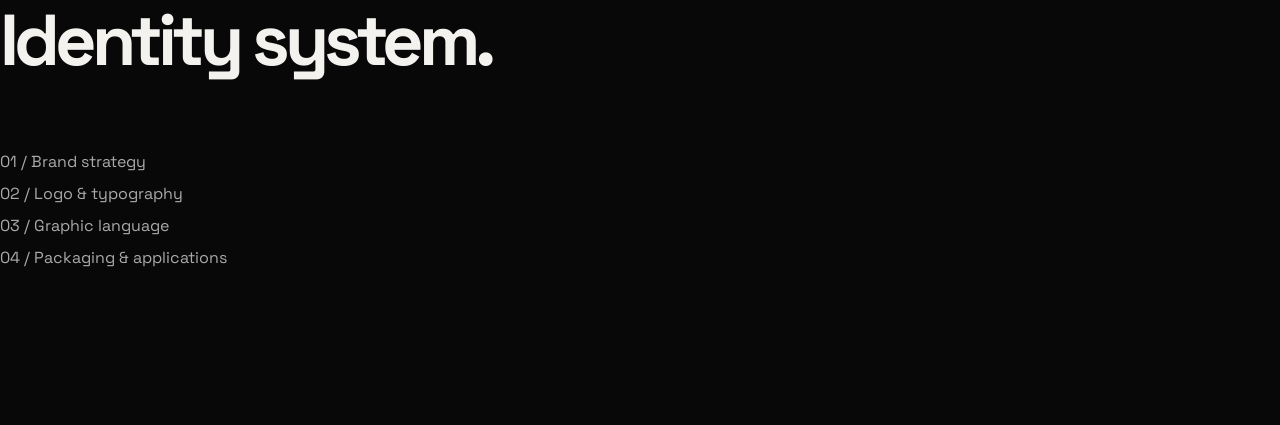
<file: projects/brand.html>
<!DOCTYPE html><html lang="zh-CN"><head><meta charset="UTF-8"><meta name="viewport" content="width=device-width, initial-scale=1"><title>Good Things Studio — Case Study</title><link rel="stylesheet" href="../style.css"></head><body><header class="topbar"><a class="wordmark" href="../index.html">TH<span>®</span></a><nav class="nav" style="display:flex"><a href="../index.html#works">← BACK TO WORKS</a></nav></header><main class="section-pad" style="padding-top:10vh;padding-bottom:15vh"><span class="eyebrow">CASE STUDY / 03 — BRAND VISUAL</span><h1 class="hero-title" style="font-size:clamp(60px,12vw,160px)">GOOD<br><span class="outline">THINGS</span><span class="blue-dot">.</span></h1><p style="max-width:620px;line-height:1.9;color:#aaa">从品牌定位出发，构建 Logo、色彩、字体、图形语言与包装触点之间的统一关系。</p><div class="project-image image-lime" style="margin-top:55px;aspect-ratio:16/9"><div class="brand-type">GOOD<br>THINGS<span>®</span></div><div class="brand-stamp">G<br>T</div><div class="placeholder-note">REPLACE WITH YOUR BRAND IDENTITY</div></div><h2 style="font-size:clamp(32px,6vw,72px);letter-spacing:-.07em;margin-top:80px">Identity system.</h2><p style="line-height:2;color:#aaa">01 / Brand strategy<br>02 / Logo & typography<br>03 / Graphic language<br>04 / Packaging & applications</p></main></body></html>
</file>
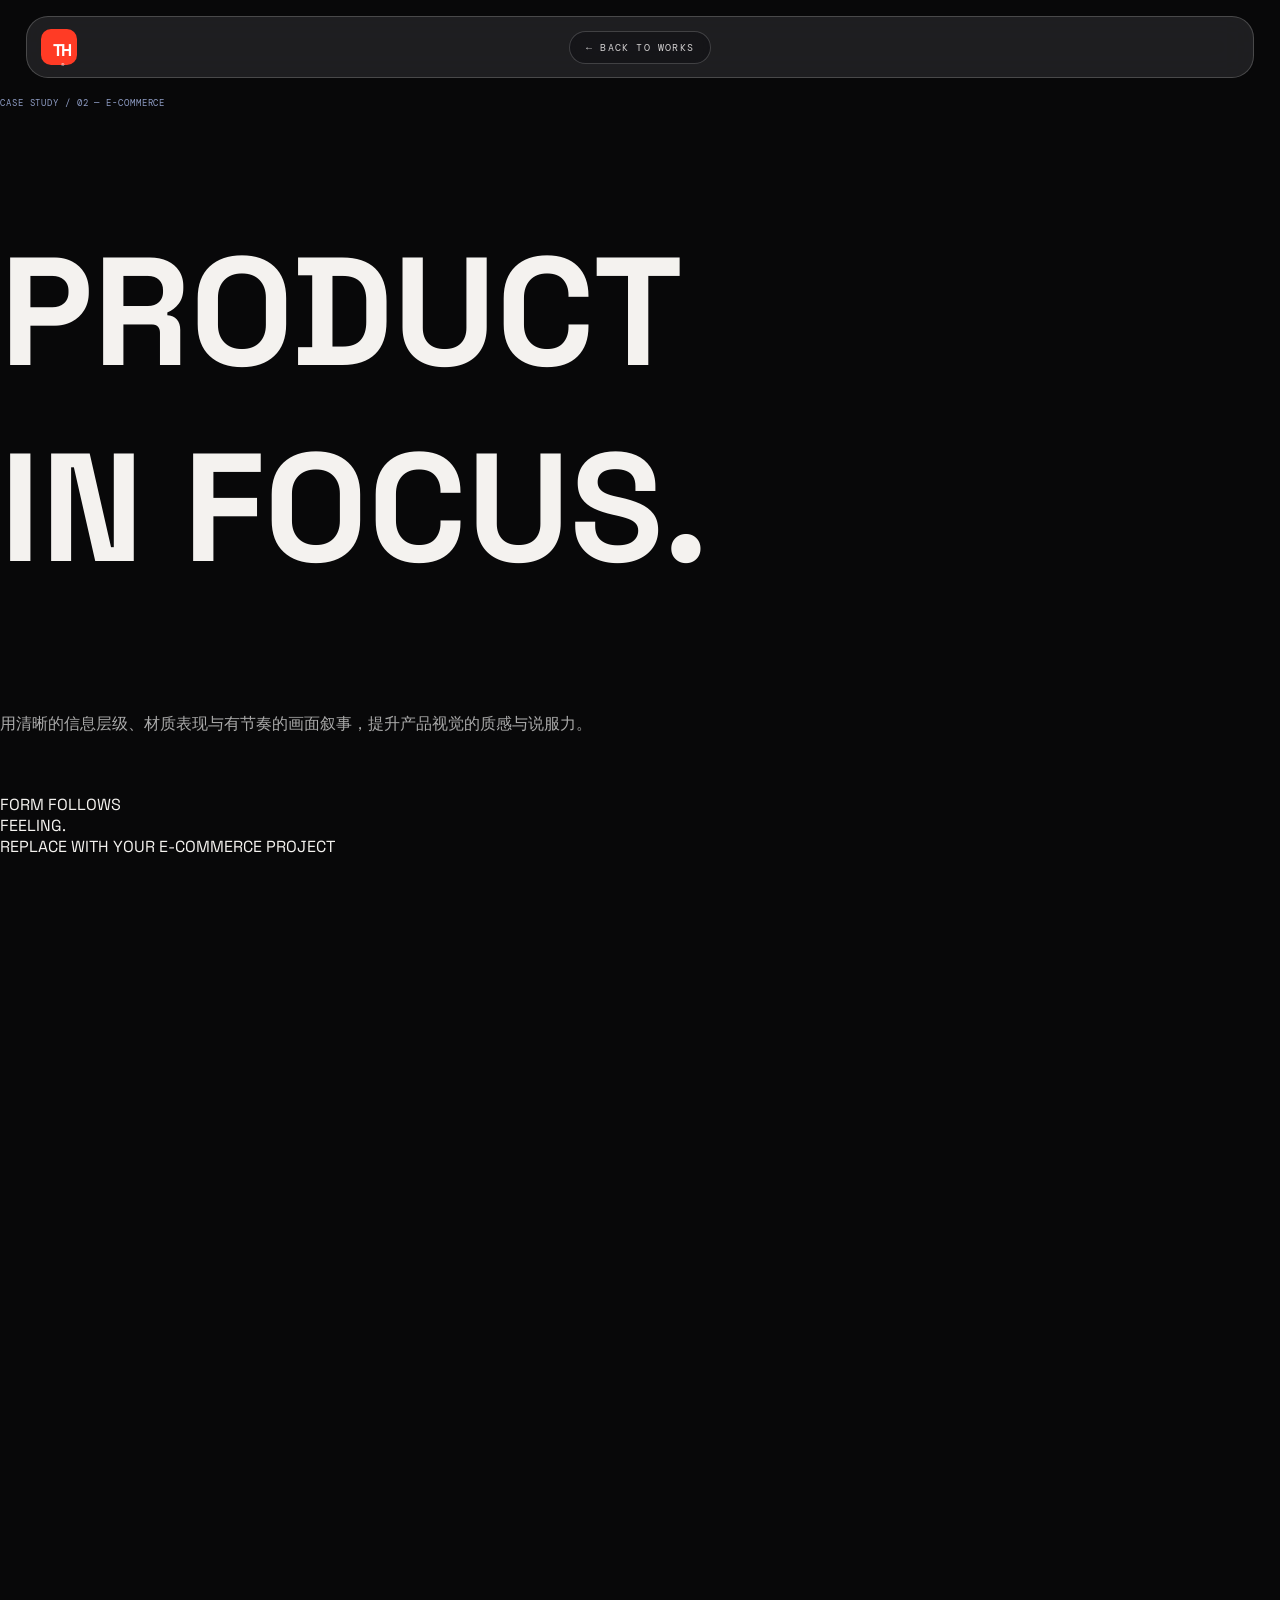
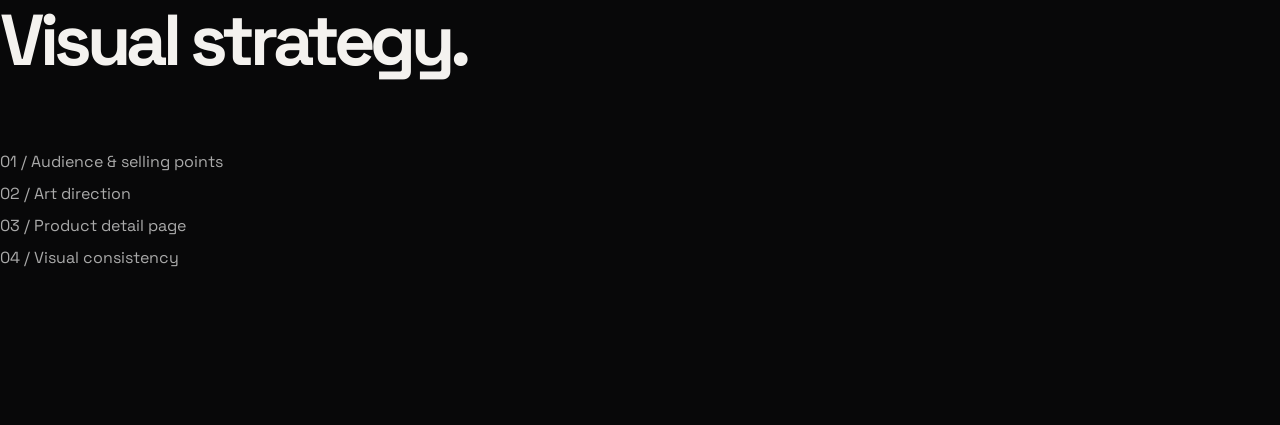
<file: projects/ecommerce.html>
<!DOCTYPE html><html lang="zh-CN"><head><meta charset="UTF-8"><meta name="viewport" content="width=device-width, initial-scale=1"><title>Product in Focus — Case Study</title><link rel="stylesheet" href="../style.css"></head><body><header class="topbar"><a class="wordmark" href="../index.html">TH<span>®</span></a><nav class="nav" style="display:flex"><a href="../index.html#works">← BACK TO WORKS</a></nav></header><main class="section-pad" style="padding-top:10vh;padding-bottom:15vh"><span class="eyebrow">CASE STUDY / 02 — E-COMMERCE</span><h1 class="hero-title" style="font-size:clamp(60px,12vw,160px)">PRODUCT<br><span class="outline">IN</span> FOCUS.</h1><p style="max-width:620px;line-height:1.9;color:#aaa">用清晰的信息层级、材质表现与有节奏的画面叙事，提升产品视觉的质感与说服力。</p><div class="project-image image-cream" style="margin-top:55px;aspect-ratio:16/9"><div class="product-shape"></div><div class="vertical-type">FORM FOLLOWS<br>FEELING.</div><div class="placeholder-note">REPLACE WITH YOUR E-COMMERCE PROJECT</div></div><h2 style="font-size:clamp(32px,6vw,72px);letter-spacing:-.07em;margin-top:80px">Visual strategy.</h2><p style="line-height:2;color:#aaa">01 / Audience & selling points<br>02 / Art direction<br>03 / Product detail page<br>04 / Visual consistency</p></main></body></html>
</file>
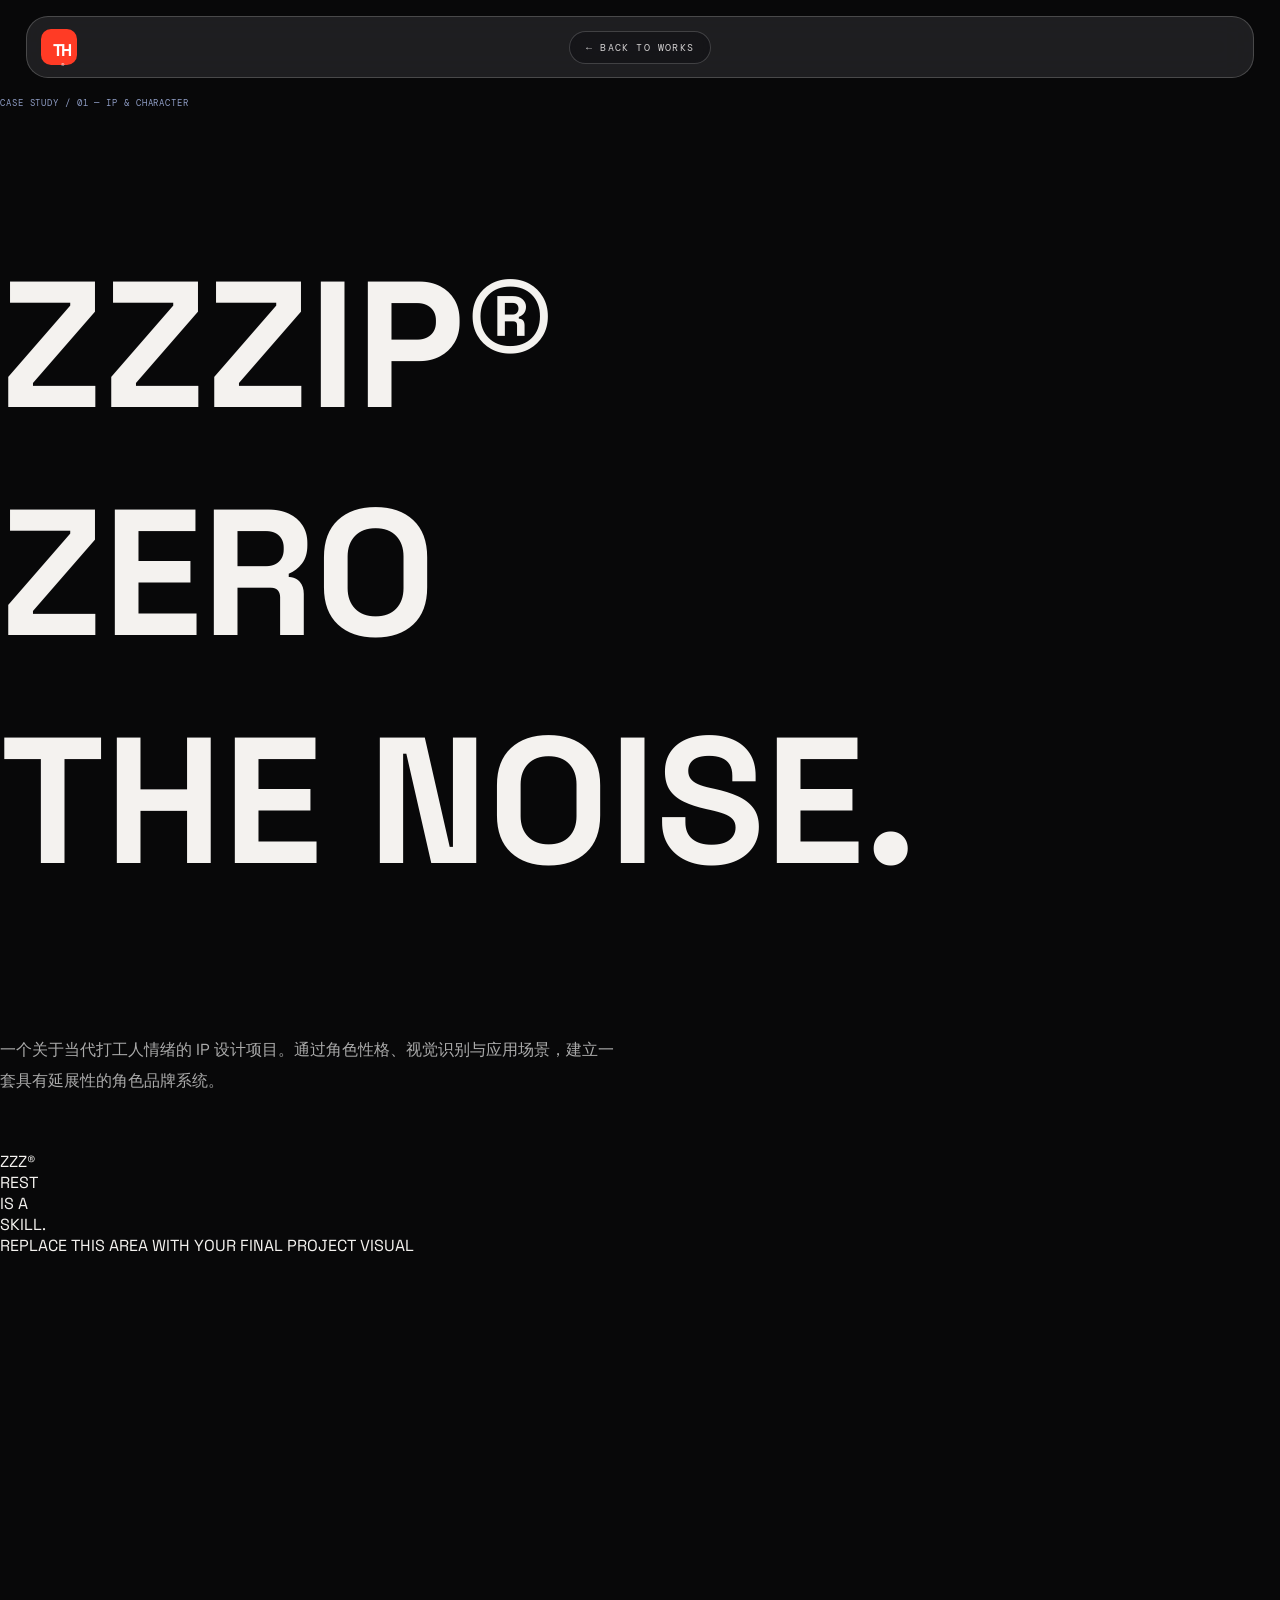
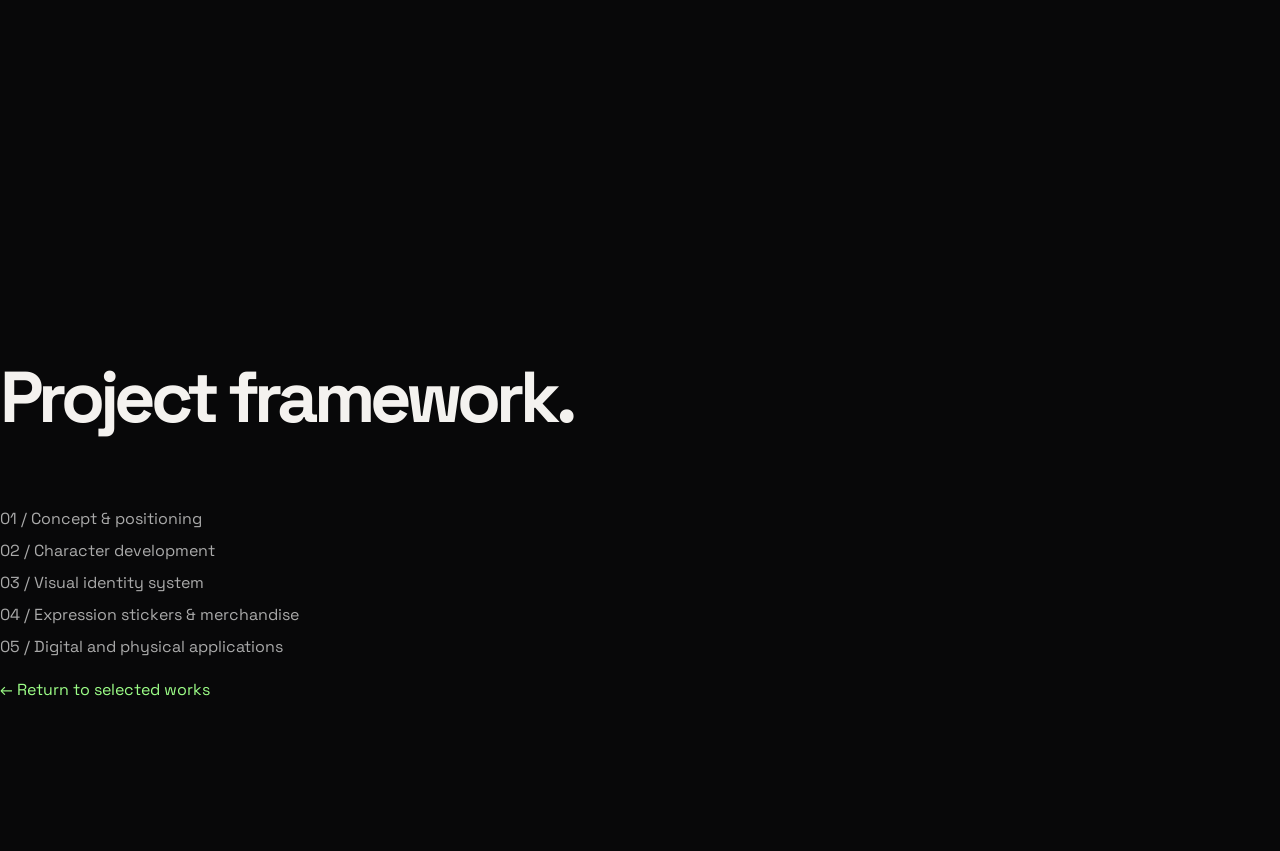
<file: projects/zzzip.html>
<!DOCTYPE html><html lang="zh-CN"><head><meta charset="UTF-8"><meta name="viewport" content="width=device-width, initial-scale=1"><title>ZZZIP® — Case Study</title><link rel="stylesheet" href="../style.css"></head><body><header class="topbar"><a class="wordmark" href="../index.html">TH<span>®</span></a><nav class="nav" style="display:flex"><a href="../index.html#works">← BACK TO WORKS</a></nav></header><main class="section-pad" style="padding-top:10vh;padding-bottom:15vh"><span class="eyebrow">CASE STUDY / 01 — IP & CHARACTER</span><h1 class="hero-title" style="font-size:clamp(70px,14vw,190px)">ZZZIP<span class="blue-dot">®</span><br><span class="outline">ZERO</span><br>THE NOISE.</h1><p style="max-width:620px;line-height:1.9;color:#aaa">一个关于当代打工人情绪的 IP 设计项目。通过角色性格、视觉识别与应用场景，建立一套具有延展性的角色品牌系统。</p><div class="project-image image-blue" style="margin-top:55px;aspect-ratio:16/9"><div class="zz-logo">ZZZ<span>®</span></div><div class="project-art-copy">REST<br>IS A<br>SKILL.</div><div class="placeholder-note">REPLACE THIS AREA WITH YOUR FINAL PROJECT VISUAL</div></div><h2 style="font-size:clamp(32px,6vw,72px);letter-spacing:-.07em;margin-top:80px">Project framework.</h2><p style="max-width:700px;line-height:2;color:#aaa">01 / Concept & positioning<br>02 / Character development<br>03 / Visual identity system<br>04 / Expression stickers & merchandise<br>05 / Digital and physical applications</p><p><a href="../index.html#works" style="color:#9dff88">← Return to selected works</a></p></main></body></html>
</file>
<file: style.css>
@import url('https://fonts.googleapis.com/css2?family=DM+Mono:wght@400;500&family=Space+Grotesk:wght@400;500;600;700&display=swap');
:root{--bg:#050506;--fg:#f1f0ed;--muted:#92929a;--line:#ffffff2c;--blue:#154dff;font-family:'Space Grotesk',Arial,sans-serif;color:var(--fg);background:var(--bg);scroll-behavior:smooth}*{box-sizing:border-box}body{margin:0;overflow-x:hidden;background:#050506}a{color:inherit;text-decoration:none}button{font:inherit}.grain{position:fixed;inset:0;pointer-events:none;z-index:50;opacity:.075;background-image:url("data:image/svg+xml,%3Csvg viewBox='0 0 180 180' xmlns='http://www.w3.org/2000/svg'%3E%3Cfilter id='n'%3E%3CfeTurbulence type='fractalNoise' baseFrequency='.8' numOctaves='3' stitchTiles='stitch'/%3E%3C/filter%3E%3Crect width='100%25' height='100%25' filter='url(%23n)' opacity='.7'/%3E%3C/svg%3E")}.pointer-glow{position:fixed;z-index:48;width:5px;height:5px;border-radius:50%;background:#65eaff;box-shadow:0 0 14px 5px #276dff80;pointer-events:none;opacity:0;mix-blend-mode:screen}.topbar{position:fixed;z-index:40;top:15px;left:0;right:0;display:flex;align-items:center;justify-content:space-between;padding:0 24px;pointer-events:none}.topbar a,.topbar nav{pointer-events:auto}.wordmark{font-size:17px;font-weight:700;letter-spacing:-.09em}.wordmark span{font-size:7px;vertical-align:top;margin-left:2px}.topbar nav{position:absolute;left:50%;transform:translateX(-50%);display:flex;align-items:center;gap:13px;padding:9px 16px;border:1px solid #ffffff30;border-radius:40px;background:#111115b8;backdrop-filter:blur(14px);font:8px 'DM Mono';white-space:nowrap}.topbar nav i{height:10px;width:1px;background:#ffffff45}.topbar nav a{transition:color .25s}.topbar nav a:hover{color:#7c9cff}.menu{width:31px;height:31px;display:grid;place-items:center;border:1px solid #ffffff55;border-radius:50%;font-size:15px}.hero{height:100svh;min-height:720px;max-height:1080px;position:relative;overflow:hidden;isolation:isolate;background:radial-gradient(ellipse at 72% 45%,#151b2a 0,#09090c 36%,#030304 78%)}.hero-grid{position:absolute;inset:0;opacity:.55;background:radial-gradient(circle,#ffffff18 .6px,transparent .9px);background-size:6px 6px;mask-image:linear-gradient(90deg,#000,transparent 85%)}.hero-grid:after{content:"";position:absolute;inset:0;background:linear-gradient(115deg,transparent 0 25%,#ffffff05 25.1% 25.3%,transparent 25.4% 70%,#ffffff06 70.1% 70.3%,transparent 70.4%)}.hero-giant{position:absolute;z-index:-1;top:-.14em;left:-.06em;font-size:clamp(170px,28vw,430px);line-height:.73;letter-spacing:-.115em;font-weight:700;color:#e9e8e6;white-space:nowrap;text-shadow:0 2px #aaa,0 5px #333}.hero-giant span{color:transparent;-webkit-text-stroke:1px #e9e8e6a0}.hero-orbit{position:absolute;border:1px solid #a6b4d82b;border-radius:50%;transform:rotate(-30deg)}.orbit1{width:62vw;height:25vw;left:-12vw;top:20%;}.orbit2{width:45vw;height:72vw;right:-14vw;top:-5%;}.blue-swoosh{position:absolute;width:min(42vw,530px);height:78%;left:0;top:14%;z-index:3;animation:swooshFloat 8s ease-in-out infinite;filter:drop-shadow(0 0 35px #1644ff40)}.blue-swoosh svg{width:100%;height:100%;overflow:visible}.hero-object{position:absolute;z-index:4;width:min(46vw,560px);height:min(67vw,650px);right:15%;top:15%;transform:rotate(8deg);animation:objectFloat 7s ease-in-out infinite;filter:drop-shadow(10px 30px 40px #000)}.glass-core{position:absolute;inset:18% 16% 14% 19%;border-radius:46% 54% 39% 61%/40% 40% 60% 60%;background:radial-gradient(ellipse at 32% 20%,#f3f8ff 0,#b4c7ec 7%,#47516c 21%,#111521 43%,#07090e 62%,#566078 73%,#08090d 83%);box-shadow:inset 15px 8px 25px #fff9,inset -30px -28px 45px #000,0 0 0 1px #aebfe455}.glass-core:after{content:"";position:absolute;inset:8% 16%;border:1px solid #e5efff91;border-radius:50%;transform:rotate(32deg);box-shadow:0 0 22px #487bff5c}.chrome-loop{position:absolute;border:clamp(8px,1.1vw,16px) solid #bfc6d7;border-radius:50%;box-shadow:inset 3px 4px 9px #fff9,5px 10px 12px #000,0 0 0 2px #252b3a;transform:rotate(-28deg)}.loop1{width:94%;height:36%;top:7%;left:0;border-bottom-color:#3b4358}.loop2{width:70%;height:29%;bottom:12%;left:18%;border-width:clamp(5px,.8vw,11px);border-color:#1b2030 #7b879f #080a10 #46516a;transform:rotate(48deg)}.hero-blue-shape{position:absolute;width:24%;height:25%;right:-2%;top:26%;background:linear-gradient(135deg,#f6ffff,#4d8bff 45%,#0c1c71);clip-path:polygon(50% 0,65% 38%,100% 50%,63% 62%,50% 100%,37% 62%,0 50%,37% 38%);filter:drop-shadow(0 0 10px #2d6bff)}.spark{position:absolute;color:#f1f5ff;text-shadow:0 0 13px #7eabff;font-size:clamp(26px,4vw,55px)}.spark1{left:7%;top:32%;animation:sparkSpin 15s linear infinite}.spark2{right:6%;bottom:20%;font-size:32px;animation:sparkSpin 18s linear infinite reverse}.object-caption{position:absolute;right:0;bottom:3%;font:9px 'DM Mono';letter-spacing:.12em;color:#bfcaff}.micro{position:absolute;top:76px;left:3.5%;z-index:5;font:8px/1.8 'DM Mono';letter-spacing:.1em;color:#b9bac3}.signature{position:absolute;right:4%;top:23%;z-index:6;font:italic clamp(24px,4vw,49px) cursive;color:#3d68ff;transform:rotate(-7deg);border-bottom:1px solid #426aff;padding:0 14px 5px}.signature span{display:block;text-align:right;font:9px 'DM Mono';color:#e4e5ec;letter-spacing:.08em;margin-top:8px}.hero-copy{position:absolute;z-index:7;left:4%;bottom:16%;width:92%;pointer-events:none}.eyebrow{font:9px 'DM Mono';letter-spacing:.16em;color:#c7c8d1}.hero-copy h1{font-size:clamp(62px,13.5vw,190px);line-height:.82;letter-spacing:-.105em;margin:13px 0 0;font-weight:700;color:#f4f3f0;text-shadow:0 2px #999}.reg{font-size:.14em;vertical-align:top;letter-spacing:0;margin-left:.5em}.hero-note{position:absolute;left:5%;bottom:33%;z-index:8;font-size:12px;line-height:1.85}.hero-note p{margin:8px 0}.crosshair{font-size:25px;color:#53dfff}.hero-side{position:absolute;right:4%;bottom:33%;z-index:8;text-align:right;font:9px/1.8 'DM Mono';color:#c5c7d0}.hero-bottom{position:absolute;left:3.5%;right:3.5%;bottom:19px;z-index:8;display:flex;align-items:center;justify-content:space-between;font:8px 'DM Mono';letter-spacing:.08em;color:#bdbec6}.hero-bottom a{border-bottom:1px solid #ffffff75;padding-bottom:7px}.hero-bottom b{font-size:15px;margin-left:18px;color:#6485ff}.scroll-cue{position:absolute;bottom:-15px;left:50%;height:35px;width:1px;background:#ffffff40}.scroll-cue span{display:block;height:13px;background:#6c8cff;animation:scrollLine 1.8s ease-in-out infinite}@keyframes objectFloat{0%,100%{translate:0 0;rotate:8deg}50%{translate:0 -18px;rotate:5deg}}@keyframes swooshFloat{0%,100%{translate:0 0;rotate:-2deg}50%{translate:13px -12px;rotate:1deg}}@keyframes sparkSpin{to{rotate:360deg}}@keyframes scrollLine{0%{transform:translateY(0);opacity:0}30%{opacity:1}100%{transform:translateY(28px);opacity:0}}
.filmstrip{padding:26px 0 60px;overflow:hidden;background:#050506}.film-label{display:flex;justify-content:space-between;margin:0 5% 14px;font:8px 'DM Mono';letter-spacing:.1em;color:#a3a4ab}.film-label span{color:#666873}.film-track{display:flex;gap:8px;width:max-content;padding:0 2%;animation:filmMove 38s linear infinite}.filmstrip:hover .film-track{animation-play-state:paused}.film-card{position:relative;display:block;width:clamp(180px,22vw,330px);height:clamp(90px,12vw,160px);overflow:hidden;border:1px solid #ffffff30;transition:transform .4s,filter .4s;filter:grayscale(1) brightness(.68)}.film-card:hover{filter:grayscale(0) brightness(1);transform:translateY(-6px)}.film-card span{position:absolute;left:12px;bottom:10px;font:8px 'DM Mono';letter-spacing:.08em;text-shadow:0 1px 4px #000}.f1{background:radial-gradient(circle at 70% 35%,#efc9a3,#6d322e 25%,#171a23 60%,#08080b)}.f2{background:linear-gradient(130deg,#f2a34b,#ec4b29 35%,#ffd37c 36%,#2155a8 65%,#15151b)}.f3{background:radial-gradient(circle at 40% 45%,#7b83d5,#23134b 45%,#09090e)}.f4{background:linear-gradient(45deg,#1d65bc,#9de0dc 45%,#e5bd76 46%,#e65b46)}.f5{background:radial-gradient(circle at 65% 35%,#e9c8ac,#8c4736 20%,#24222a 55%,#050505)}.f6{background:linear-gradient(120deg,#2857ff,#0b1b66 60%,#08090c)}@keyframes filmMove{to{transform:translateX(-35%)}}
.section{padding:95px 7vw}.section-top{display:flex;justify-content:space-between;border-top:1px solid var(--line);padding-top:12px;font:9px 'DM Mono';letter-spacing:.09em;color:#a3a4ab}.about-layout{display:grid;grid-template-columns:1.2fr .8fr;gap:7vw;align-items:end;margin:75px 0 95px}.about h2,.selected-heading h2,.commerce h2,.contact h2{font-size:clamp(55px,9vw,120px);line-height:.88;letter-spacing:-.085em;font-weight:500;margin:0}.about h2 em,.selected-heading h2 em,.commerce h2 em,.contact h2 em{font-family:Georgia,serif;font-weight:400}.about-text{max-width:430px}.about-text p{font-size:14px;line-height:1.9;color:#d7d7db}.small-en{font:9px 'DM Mono'!important;letter-spacing:.04em;color:#888!important;margin:25px 0}.line-link{display:inline-flex;justify-content:space-between;gap:45px;min-width:230px;padding:12px 0;border-bottom:1px solid #ffffff70;font:9px 'DM Mono';letter-spacing:.1em}.line-link span{color:#6d8bff}.marquee{display:flex;overflow:hidden;border-top:1px solid var(--line);border-bottom:1px solid var(--line);padding:17px 0}.marquee div{font:12px 'DM Mono';letter-spacing:.12em;white-space:nowrap;animation:marquee 25s linear infinite}.marquee div+div{padding-left:20px}@keyframes marquee{to{transform:translateX(-100%)}}.selected{padding-top:45px}.selected-heading{display:flex;justify-content:space-between;align-items:end;margin:70px 0 45px}.selected-heading p{font-size:12px;line-height:1.8;color:#b8b8bf}.work-filters{display:flex;gap:25px;flex-wrap:wrap;border-bottom:1px solid var(--line);padding-bottom:14px;margin-bottom:25px}.work-filters button{border:0;background:none;color:#777982;cursor:pointer;font:9px 'DM Mono';letter-spacing:.08em;padding:0;transition:color .2s}.work-filters button.active,.work-filters button:hover{color:#fff}.work-filters sup{color:#6887ff}.work-stack{display:grid;grid-template-columns:1fr 1fr;gap:50px 20px;align-items:start}.work-card{display:block;min-width:0;transition:opacity .3s,transform .4s}.work-card.filtered-out{display:none}.card-wide{grid-column:1/-1}.card-tilt{transform:rotate(-1.2deg);margin-top:30px}.card-tilt2{transform:rotate(1.1deg);margin-top:-20px}.card-zzzip{transform:rotate(-.6deg);margin-top:35px}.work-card:hover{transform:rotate(0) translateY(-5px)}.work-art{height:clamp(270px,34vw,470px);position:relative;overflow:hidden;isolation:isolate;transition:filter .4s}.card-wide .work-art{height:clamp(320px,48vw,630px)}.work-card:hover .work-art{filter:saturate(1.12)}.cover-no,.cover-tag{position:absolute;z-index:5;font:8px 'DM Mono';letter-spacing:.1em}.cover-no{top:18px;left:18px}.cover-tag{left:18px;bottom:17px;color:#ffffffb3}.cover-commerce{background:radial-gradient(ellipse at 50% 45%,#525d73,#181b26 45%,#090a0e 80%)}.pack{position:absolute;width:17%;height:58%;top:18%;border-radius:7px 7px 20px 20px;background:linear-gradient(100deg,#171b25,#c4cedf 23%,#343b4d 45%,#090a10 75%,#738099);box-shadow:inset 10px 0 15px #fff7,18px 20px 30px #000;transform:rotate(9deg)}.pack:after{content:"";position:absolute;left:-10%;right:-10%;height:11%;top:11%;border-radius:50%;border:4px solid #d6deeb;background:#202533}.pack1{left:24%;top:25%;transform:rotate(-14deg) scale(.85)}.pack2{left:42%;top:16%;height:68%;z-index:2}.pack3{left:60%;top:27%;transform:rotate(14deg) scale(.8)}.cover-title{position:absolute;right:5%;top:20%;font-size:clamp(28px,6vw,80px);font-weight:700;line-height:.83;letter-spacing:-.08em;text-align:right}.cover-title em{font-family:Georgia,serif;font-weight:400}.cover-brand{background:#d8ed4c;color:#171914}.brand-disc{position:absolute;left:17%;top:15%;width:56%;aspect-ratio:1;border:2px solid #171914;border-radius:50%;display:grid;place-content:center;text-align:center;font-size:clamp(27px,4.5vw,57px);font-weight:700;line-height:.82;letter-spacing:-.08em;transform:rotate(-12deg)}.brand-disc span{font-size:10px;position:absolute;right:10%;top:12%}.brand-mini{position:absolute;right:7%;bottom:25%;font:9px/1.8 'DM Mono';text-align:right}.cover-brand .cover-tag{color:#171914}.cover-image{background:radial-gradient(circle at 54% 40%,#b87963,#492a38 35%,#17141d 65%,#08080b)}.image-sphere{position:absolute;left:22%;top:15%;width:50%;aspect-ratio:1;border-radius:50%;background:conic-gradient(from 45deg,#e9c3a0,#6e3d35,#12151d,#f4e3c7,#3e5269,#e9c3a0);box-shadow:inset -25px -20px 40px #000b,0 0 70px #e35c3840;animation:slowspin 18s linear infinite}.image-type{position:absolute;right:7%;bottom:20%;font-size:clamp(24px,4vw,50px);font-weight:700;line-height:.85;letter-spacing:-.07em;text-align:right}.cover-zzzip{background:linear-gradient(125deg,#2458ff,#1025a3 65%,#080b18)}.zzz-type{position:absolute;left:9%;top:16%;font-size:clamp(85px,15vw,175px);font-weight:700;line-height:1;letter-spacing:-.13em}.zzz-type span{font-size:12px;vertical-align:top}.zzz-line{position:absolute;right:8%;bottom:23%;font:9px 'DM Mono';letter-spacing:.05em}.zzz-orbit{position:absolute;left:15%;top:12%;width:65%;height:80%;border:1px solid #ffffff80;border-radius:50%;transform:rotate(35deg)}@keyframes slowspin{to{transform:rotate(360deg)}}.work-info{display:flex;justify-content:space-between;align-items:center;padding-top:14px}.work-info span:first-child{font:8px 'DM Mono';letter-spacing:.08em;color:#8f9098}.work-info h3{font-size:clamp(18px,2vw,25px);font-weight:500;letter-spacing:-.04em;margin:7px 0 0}.arrow{border:1px solid #ffffff4c;border-radius:50%;width:36px;height:36px;display:grid;place-items:center;transition:background .3s,transform .3s}.work-card:hover .arrow{background:#2457ff;transform:rotate(45deg)}
.commerce{background:#0d0e12;padding-top:85px;padding-bottom:110px}.commerce-layout{display:grid;grid-template-columns:.8fr 1.2fr;gap:8vw;margin-top:75px;align-items:center}.eyebrow{font:9px 'DM Mono';letter-spacing:.1em;color:#8e9cc4}.commerce h2{margin:20px 0 28px}.commerce-copy{max-width:350px;font-size:13px;line-height:1.9;color:#b9bac2;margin-bottom:28px}.commerce-gallery{height:440px;position:relative;perspective:900px}.gallery-tile{position:absolute;border:1px solid #ffffff45;box-shadow:0 20px 60px #0008;transition:transform .7s cubic-bezier(.2,.8,.2,1)}.gallery-tile span{position:absolute;left:12px;bottom:12px;font:8px 'DM Mono';line-height:1.6}.tile-a{width:55%;height:65%;left:5%;top:10%;background:linear-gradient(140deg,#ffb86b,#db583d 42%,#31203b 43%,#151521);transform:rotateY(-13deg) rotateZ(-7deg)}.tile-b{width:53%;height:61%;right:1%;top:20%;background:linear-gradient(35deg,#104d99,#44c3d5 40%,#f4c34b 41%,#f37b36);transform:rotateY(14deg) rotateZ(6deg)}.tile-c{width:38%;height:47%;left:30%;bottom:0;background:radial-gradient(circle at 60% 30%,#f5d8b0,#9a4b3d 30%,#2a1a25 70%);transform:rotateY(-4deg) rotateZ(2deg)}.commerce-gallery:hover .tile-a{transform:rotateY(-18deg) rotateZ(-10deg) translate(-10px,-10px)}.commerce-gallery:hover .tile-b{transform:rotateY(18deg) rotateZ(9deg) translate(10px,-6px)}.statement{background:#204fff;padding:55px 7vw 30px;min-height:550px;display:flex;flex-direction:column;justify-content:space-between}.statement .section-top{border-color:#ffffff70;color:#e4eaff}.statement h2{font-size:clamp(70px,12vw,160px);line-height:.86;letter-spacing:-.085em;font-weight:500;margin:90px 0}.statement h2 em{font-family:Georgia,serif;color:#bcefff;font-weight:400}.statement-bottom{display:flex;justify-content:space-between;border-top:1px solid #ffffff70;padding-top:13px;font:9px 'DM Mono';letter-spacing:.08em}.contact{min-height:650px;display:flex;flex-direction:column;justify-content:space-between;padding-top:60px}.contact h2{font-size:clamp(70px,13vw,170px);margin:85px 0 35px}.contact h2 em{color:#466dff}.contact-link{display:flex;justify-content:space-between;align-items:center;max-width:430px;border-bottom:1px solid #ffffff70;padding:17px 0;font:11px 'DM Mono';letter-spacing:.12em}.contact-link span{font-size:24px}.footer-bottom{display:flex;justify-content:space-between;gap:18px;border-top:1px solid var(--line);padding-top:13px;margin-top:90px;font:8px 'DM Mono';letter-spacing:.08em;color:#92939b}.reveal{opacity:0;transform:translateY(28px);transition:opacity .85s,transform .85s cubic-bezier(.2,.7,.2,1)}.reveal.visible{opacity:1;transform:none}.work-card.reveal{transform:translateY(30px) rotate(var(--initial-rotate,0deg))}.work-card.reveal.visible{transform:translateY(0) rotate(var(--initial-rotate,0deg))}.work-card.filtered-out{display:none}
@media(max-width:700px){.topbar{top:10px;padding:0 12px}.wordmark{font-size:14px}.topbar nav{gap:7px;padding:8px 9px;font-size:7px}.menu{width:28px;height:28px}.hero{min-height:700px;height:94svh}.hero-giant{font-size:34vw;top:14%}.hero-object{width:77vw;height:100vw;right:1%;top:20%}.blue-swoosh{width:70vw;height:56%;left:-12%;top:28%}.micro{top:62px;font-size:7px}.signature{top:18%;right:3%;font-size:24px}.hero-copy{bottom:20%;left:5%;width:94%}.hero-copy h1{font-size:18vw}.eyebrow{font-size:7px}.hero-note{left:5%;bottom:36%;font-size:9px}.hero-side{right:4%;bottom:36%;font-size:7px}.hero-bottom{left:4%;right:4%;bottom:15px;font-size:6px}.hero-bottom span:last-child{display:none}.filmstrip{padding:20px 0 40px}.film-card{width:190px;height:100px}.section{padding:65px 6vw}.about-layout{grid-template-columns:1fr;gap:30px;margin:50px 0 65px}.about h2,.selected-heading h2{font-size:15vw}.selected-heading{margin:45px 0 30px;gap:15px;align-items:end}.selected-heading p{font-size:9px}.work-filters{gap:14px}.work-filters button{font-size:7px}.work-stack{gap:35px 12px}.work-art{height:245px}.card-wide .work-art{height:320px}.cover-no,.cover-tag{font-size:7px}.cover-no{top:12px;left:12px}.cover-tag{left:12px;bottom:12px}.work-info h3{font-size:15px}.work-info span:first-child{font-size:6px}.arrow{width:29px;height:29px}.card-tilt{margin-top:20px}.card-tilt2{margin-top:-10px}.card-zzzip{margin-top:22px}.commerce-layout{grid-template-columns:1fr;gap:40px;margin-top:50px}.commerce h2{font-size:17vw}.commerce-gallery{height:320px}.statement{min-height:400px;padding:45px 6vw 25px}.statement h2{font-size:16vw;margin:75px 0}.statement-bottom{font-size:7px;gap:15px}.contact h2{font-size:19vw;margin:80px 0 35px}.footer-bottom{font-size:6px;flex-wrap:wrap;gap:12px}.about-text p{font-size:12px}}@media(prefers-reduced-motion:reduce){*,*:before,*:after{animation-duration:.01ms!important;animation-iteration-count:1!important;scroll-behavior:auto!important;transition-duration:.01ms!important}
/* ===== Interactive Eye Motion Section ===== */
.eye-scene {
  position: relative;
  isolation: isolate;
  min-height: 650px;
  padding: 38px 5vw 28px;
  background: #050506;
  overflow: hidden;
  display: flex;
  flex-direction: column;
  justify-content: center;
  border-top: 1px solid rgba(255,255,255,.1);
  border-bottom: 1px solid rgba(255,255,255,.1);
}

.eye-label,
.eye-footer {
  position: relative;
  z-index: 2;
  display: flex;
  justify-content: space-between;
  gap: 16px;
  color: #aaaab3;
  font: 10px/1.5 monospace;
  letter-spacing: .08em;
}

.eye-label {
  margin-bottom: 30px;
}

.eye-footer {
  margin-top: 24px;
}

.eye-title {
  position: absolute;
  z-index: 0;
  top: 50%;
  left: 4vw;
  right: 4vw;
  transform: translateY(-50%);
  margin: 0;
  color: #f2f2f2;
  font-family: Arial, sans-serif;
  font-size: clamp(90px, 15vw, 230px);
  font-weight: 700;
  line-height: .78;
  letter-spacing: -.09em;
  pointer-events: none;
}

.eye-frame {
  position: relative;
  z-index: 1;
  width: min(68vw, 870px);
  height: clamp(250px, 36vw, 490px);
  margin: 0 auto;
  overflow: hidden;
  border: 1px solid rgba(255,255,255,.25);
  border-radius: 20px;
  background: #111;
  box-shadow: 0 20px 90px rgba(0,0,0,.65);
  cursor: ew-resize;
}

#eyeVideo {
  display: block;
  width: 100%;
  height: 100%;
  object-fit: cover;
  object-position: 70% center;
  background: #111;
}

.eye-hint {
  position: absolute;
  left: 14px;
  bottom: 12px;
  color: white;
  font: 9px monospace;
  letter-spacing: .1em;
  text-shadow: 0 1px 8px black;
  pointer-events: none;
}

@media (max-width: 700px) {
  .eye-scene {
    min-height: 430px;
    padding: 25px 5vw 22px;
  }

  .eye-label,
  .eye-footer {
    font-size: 8px;
  }

  .eye-label {
    margin-bottom: 24px;
  }

  .eye-frame {
    width: 88vw;
    height: 58vw;
    border-radius: 12px;
  }

  .eye-title {
    left: 3vw;
    right: 3vw;
    font-size: 19vw;
  }

  .eye-footer {
    margin-top: 18px;
  }
}
}


/* LINSHEN-inspired editorial redesign — responsive override */
:root{--bg:#080809;--fg:#f4f2ef;--muted:#9a989a;--line:#ffffff28;--blue:#ff3b25;--accent:#ff3b25}
body{background:#080809;color:#f4f2ef}
.topbar{position:fixed;z-index:80;top:18px;left:2%;width:96%;min-height:62px;padding:10px 14px;border:1px solid #ffffff20;border-radius:22px;background:rgba(24,24,26,.76);backdrop-filter:blur(22px);-webkit-backdrop-filter:blur(22px)}
.wordmark{background:var(--accent);border-radius:12px;padding:10px 12px;color:#fff}
.topbar nav{gap:clamp(10px,1.8vw,28px)}
.topbar nav a{font-family:'DM Mono',monospace;font-size:10px;letter-spacing:.12em;text-transform:uppercase;color:#d2d0d0;white-space:nowrap}
.topbar nav a:hover{color:var(--accent)}
.topbar nav i{display:none}
.menu{background:var(--accent);border-radius:999px;padding:13px 23px;color:#fff}
.hero{min-height:100svh;background:radial-gradient(ellipse at 72% 42%,#25252a 0%,#101012 34%,#080809 72%);padding-top:110px}
.hero-grid{opacity:.12}
.hero-giant{left:3.5%;top:12%;font-size:clamp(100px,20vw,300px);line-height:.72;letter-spacing:-.095em;color:var(--accent);opacity:1;z-index:2}
.hero-giant span{color:#f4f2ef}
.hero-copy{left:4%;bottom:18%;z-index:5}
.hero-copy h1{font-size:clamp(50px,8vw,116px);letter-spacing:-.075em;line-height:.82}
.hero-copy .eyebrow,.micro,.hero-bottom,.hero-side,.object-caption{font-family:'DM Mono',monospace;letter-spacing:.13em}
.hero-object{right:5%;top:17%;width:min(48vw,620px);height:min(64vh,650px);opacity:.9;filter:saturate(.88)}
.hero-blue-shape{background:linear-gradient(145deg,#1f4dff,#0a1c71 62%,#07080e);border-radius:48% 52% 40% 60%;transform:rotate(-16deg);box-shadow:0 30px 100px #164aff35}
.glass-core{background:radial-gradient(circle at 35% 30%,#b7f8ff,#315bff 30%,#111c5a 68%,#050505);box-shadow:inset 0 0 50px #fff4,0 0 100px #174dff35}
.hero-orbit{border-color:#ffffff35}
.hero-note{left:4%;bottom:7%;max-width:300px}
.hero-note p{color:#b9b7ba}
.signature{left:4%;top:56%;font-size:13px;color:#e4e2e0}
.signature span{color:#9a989a}
.hero-side{right:4%;bottom:12%}
.hero-bottom{left:4%;right:4%;bottom:3%;font-size:9px}
.filmstrip,.about,.selected,.commerce,.statement,.contact{padding-left:5vw;padding-right:5vw}
.section-top{font-family:'DM Mono',monospace;letter-spacing:.12em;font-size:10px}
.about-layout h2,.selected-heading h2,.commerce-layout h2,.statement h2,.contact h2{letter-spacing:-.075em}
.selected-heading em,.about-layout em,.commerce-layout em,.statement em,.contact h2 em{color:var(--accent)}
.work-filters button.active,.work-filters button:hover{background:var(--accent);border-color:var(--accent);color:#fff}
.work-art{border-radius:4px}
.cover-brand{background:linear-gradient(140deg,#f2f0e9,#b9b9b4);color:#141414}
.brand-disc{background:#ff3b25;color:white}
.cover-zzzip{background:linear-gradient(135deg,#081a3d,#154dff 62%,#79dfff);color:#fff}
.zzz-type{color:#fff}
.cover-commerce{background:linear-gradient(135deg,#262629,#111114)}
.cover-image{background:radial-gradient(circle at 65% 40%,#ff4c31,#611c30 36%,#111114 72%)}
.line-link,.contact-link{border-color:#ffffff42}
.line-link:hover,.contact-link:hover{border-color:var(--accent);color:var(--accent)}
.marquee{color:#ff3b25}
@media(max-width:760px){
 .topbar{top:10px;left:3%;width:94%;min-height:52px;border-radius:17px;padding:8px 10px}
 .topbar nav{gap:0;justify-content:flex-end}
 .topbar nav a{display:none}
 .topbar nav a[href="#selected"]{display:block;font-size:9px}
 .menu{padding:10px 14px}
 .hero{min-height:92svh;padding-top:80px}
 .hero-giant{left:4%;top:17%;font-size:clamp(86px,24vw,170px);line-height:.78}
 .hero-object{right:-7%;top:26%;width:76vw;height:44vh;opacity:.78}
 .hero-copy{left:5%;bottom:25%}
 .hero-copy h1{font-size:clamp(48px,13vw,78px)}
 .signature{top:auto;bottom:19%;left:5%;font-size:12px}
 .hero-note{left:5%;bottom:8%;max-width:230px}
 .hero-note p{font-size:12px}
 .hero-side{display:none}
 .hero-bottom{left:5%;right:5%;bottom:2%;font-size:8px}
 .hero-bottom span:nth-child(3){display:none}
 .filmstrip,.about,.selected,.commerce,.statement,.contact{padding-left:5vw;padding-right:5vw}
 .about-layout{grid-template-columns:1fr;gap:28px}
 .selected-heading{align-items:flex-start;gap:20px;flex-direction:column}
 .work-filters{overflow-x:auto;white-space:nowrap}
 .work-stack{display:grid;grid-template-columns:1fr;gap:42px}
 .work-card,.card-wide,.card-tilt,.card-tilt2,.card-zzzip{width:100%;margin:0;transform:none}
 .work-art{min-height:360px}
 .commerce-layout{grid-template-columns:1fr;gap:30px}
 .commerce-gallery{min-height:360px}
 .statement h2,.contact h2{font-size:clamp(54px,14vw,92px)}
 .footer-bottom{gap:12px;flex-wrap:wrap;font-size:9px}
}
/* LINSHEN 风格：作品集排版优化 */
:root {
  --accent: #ff3b25;
}

/* 顶部悬浮导航 */
.topbar {
  top: 16px;
  left: 2%;
  right: 2%;
  padding: 10px 14px;
  border: 1px solid #ffffff30;
  border-radius: 22px;
  background: rgba(38, 38, 40, 0.78);
  backdrop-filter: blur(18px);
  -webkit-backdrop-filter: blur(18px);
}

/* 左上角标志 */
.wordmark {
  display: grid;
  place-items: center;
  width: 36px;
  height: 36px;
  border-radius: 10px;
  background: var(--accent);
  color: white;
}

/* 导航文字 */
.topbar nav a:hover {
  color: var(--accent);
}

/* 联系按钮 */
.menu {
  padding: 10px 18px;
  border: none;
  border-radius: 30px;
  background: var(--accent);
  color: white;
}

/* 首屏背景 */
.hero {
  background:
    radial-gradient(
      ellipse at 75% 45%,
      #292326 0%,
      #111011 38%,
      #050505 78%
    );
}

/* 背景超大字 */
.hero-giant {
  left: 3%;
  top: 12%;
  color: var(--accent);
  text-shadow: none;
}

.hero-giant span {
  color: var(--accent);
  -webkit-text-stroke: 0;
}

/* 主标题 */
.hero-copy {
  left: 3.5%;
  z-index: 5;
}

.hero-copy .eyebrow {
  color: #aaa;
  letter-spacing: 0.16em;
}

/* 个人签名 */
.signature span {
  color: #aaa;
}

/* 项目区强调色 */
.selected-heading h2 em,
.about-layout h2 em,
.arrow,
.line-link span {
  color: var(--accent);
}

.work-filters button.active,
.work-filters button:hover {
  color: var(--accent);
  border-color: var(--accent);
}

/* 手机端适配 */
@media (max-width: 700px) {
  .topbar {
    left: 12px;
    right: 12px;
    top: 10px;
    padding: 8px 10px;
  }

  .topbar nav {
    gap: 8px;
    overflow: hidden;
    font-size: 7px;
  }

  .topbar nav a:nth-child(n+4) {
    display: none;
  }

  .menu {
    padding: 9px 11px;
    font-size: 8px;
  }

  .hero-giant {
    top: 18%;
    left: 4%;
    font-size: 25vw;
  }

  .hero-object {
    width: 65vw;
    height: 85vw;
    right: -8%;
    top: 26%;
  }

  .hero-copy {
    left: 5%;
    bottom: 32%;
    max-width: 95%;
  }

  .hero-copy h1 {
    font-size: 13vw;
  }

  .signature {
    left: 5%;
  }
}



/* Opening title reveal: keep the first second focused on the hero subject. */
.hero-giant,
.hero-copy {
  visibility: hidden;
  opacity: 0;
}
body.intro-title-on .hero-giant,
body.intro-title-on .hero-copy {
  visibility: visible;
  opacity: 1;
}
.hero-giant {
  perspective: 900px;
}
.hero-giant .title-line {
  display: flex;
  gap: .015em;
  transform-style: preserve-3d;
}
.hero-giant .title-line.second {
  margin-left: .11em;
}
.hero-giant .title-line i {
  display: inline-block;
  font-style: normal;
  opacity: 0;
  transform: translate3d(0, .22em, -100px) rotateX(-55deg) rotateY(-18deg);
  animation: none;
}
body.intro-title-on .hero-giant .title-line i {
  animation: giantLetterIn .72s cubic-bezier(.16,.8,.2,1) forwards;
  animation-delay: calc(1s + var(--letter-index, 0) * 65ms);
}
.hero-giant .title-line i:nth-child(1){--letter-index:0}
.hero-giant .title-line i:nth-child(2){--letter-index:1}
.hero-giant .title-line i:nth-child(3){--letter-index:2}
.hero-giant .title-line i:nth-child(4){--letter-index:3}
.hero-giant .title-line.second i:nth-child(1){--letter-index:4}
.hero-giant .title-line.second i:nth-child(2){--letter-index:5}
.hero-giant .title-line.second i:nth-child(3){--letter-index:6}
.hero-giant .title-line.second i:nth-child(4){--letter-index:7}
.hero-giant .title-line.second i:nth-child(5){--letter-index:8}
.stagger-title {
  display: flex;
  align-items: baseline;
  flex-wrap: nowrap;
  perspective: 700px;
}
.stagger-title > span:not(.reg) {
  display: inline-block;
  opacity: 0;
  transform: translate3d(0, 42px, -90px) rotateX(-70deg) rotateZ(var(--letter-tilt, 0deg));
  transform-origin: 50% 100%;
}
body.intro-title-on .stagger-title > span:not(.reg) {
  animation: headlineLetterIn .72s cubic-bezier(.16,.8,.2,1) forwards;
  animation-delay: calc(1s + var(--letter-index, 0) * 75ms);
}
.stagger-title > span:nth-child(1){--letter-index:0;--letter-tilt:-5deg}
.stagger-title > span:nth-child(2){--letter-index:1;--letter-tilt:3deg}
.stagger-title > span:nth-child(3){--letter-index:2;--letter-tilt:-2deg}
.stagger-title > span:nth-child(4){--letter-index:3;--letter-tilt:4deg}
.stagger-title > span:nth-child(5){--letter-index:4;--letter-tilt:-4deg}
.stagger-title > span:nth-child(6){--letter-index:5;--letter-tilt:2deg}
.stagger-title > span:nth-child(7){--letter-index:6;--letter-tilt:-3deg}
.stagger-title > span:nth-child(8){--letter-index:7;--letter-tilt:5deg}
.stagger-title > span:nth-child(9){--letter-index:8;--letter-tilt:-2deg}
.stagger-title .reg { flex: 0 0 auto; }
@keyframes giantLetterIn {
  0% { opacity: 0; transform: translate3d(0,.22em,-100px) rotateX(-55deg) rotateY(-18deg); filter: blur(8px); }
  65% { opacity: 1; transform: translate3d(0,-.045em,25px) rotateX(8deg) rotateY(5deg); filter: blur(0); }
  100% { opacity: 1; transform: translate3d(0,0,0) rotateX(0) rotateY(0); filter: blur(0); }
}
@keyframes headlineLetterIn {
  0% { opacity: 0; transform: translate3d(0,42px,-90px) rotateX(-70deg) rotateZ(var(--letter-tilt,0deg)); filter: blur(9px); }
  70% { opacity: 1; transform: translate3d(0,-8px,20px) rotateX(8deg) rotateZ(0); filter: blur(0); }
  100% { opacity: 1; transform: translate3d(0,0,0) rotateX(0) rotateZ(0); filter: blur(0); }
}
.hero-copy h1 { text-shadow: 0 2px 0 #777, 0 12px 35px #000b; }
@media (max-width:700px) {
  .stagger-title { gap: 0; }
  .stagger-title > span:not(.reg) { transform-origin: 50% 100%; }
}
@media (prefers-reduced-motion: reduce) {
  .hero-giant, .hero-copy { visibility: visible; opacity: 1; }
  .hero-giant .title-line i, .stagger-title > span:not(.reg) {
    opacity: 1; transform: none; animation: none !important;
  }
}
</file>
